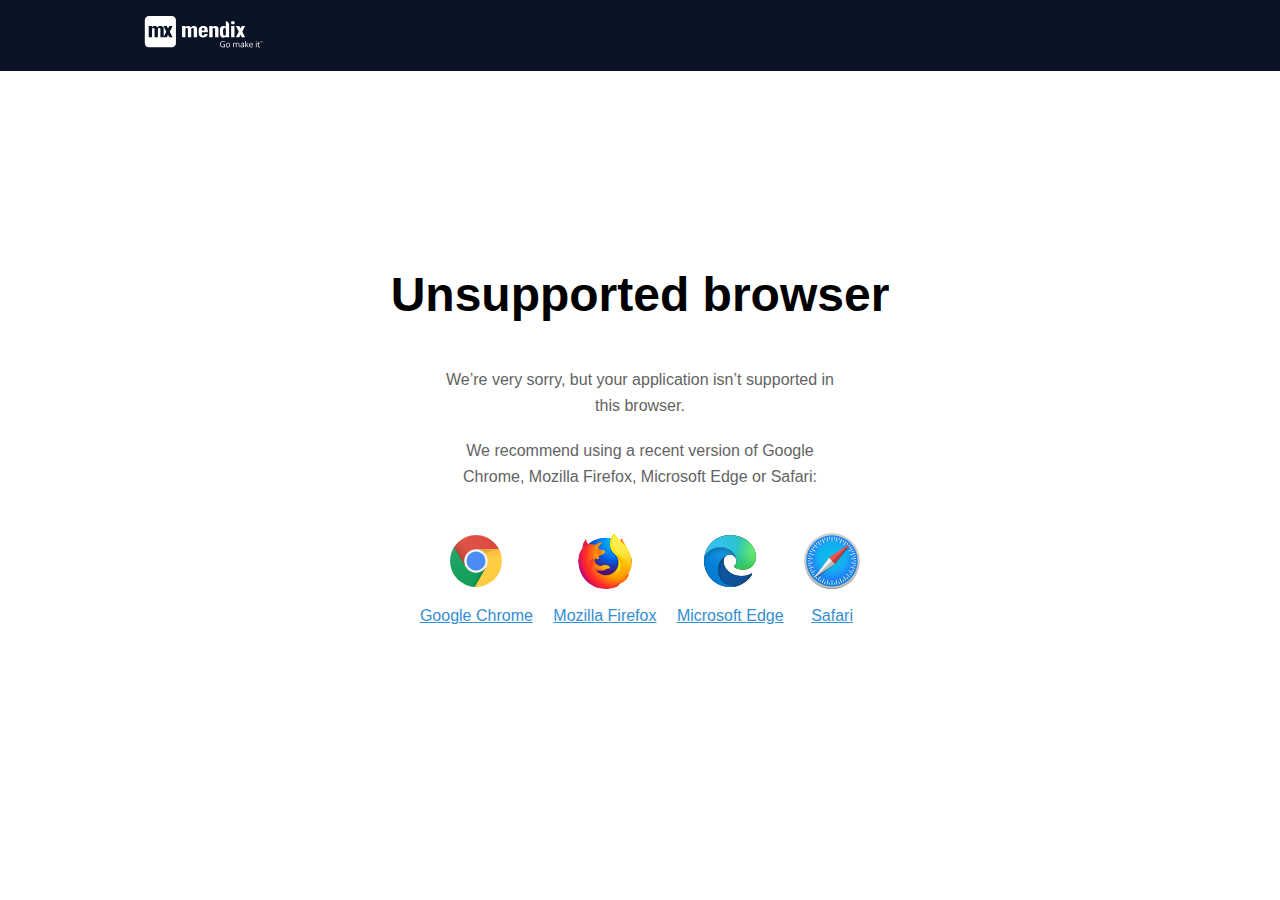
<file: deployment/modern-web/unsupported-browser.html>
<!DOCTYPE html>
<html lang="en-US">
    <head>
        <meta charset="utf-8">
        <title>Unsupported browser</title>
        <meta http-equiv="X-UA-Compatible" content="IE=edge">
        <meta name="viewport" content="width=device-width, initial-scale=1">
        <style>
            body {
                margin: 0;
                background-color: #ffffff;
                font-family: Arial, sans-serif;
                line-height: 1.5em;
                text-align: center;
            }
            .container {
                max-width: 992px;
                padding: 0 16px;
                margin: 0 auto;
            }
            .main {
                padding-top: 152px;
                padding-bottom: 152px;
            }
            .header {
                background-color: #0a1325;
                text-align: left;
                padding: 16px 0;
            }
            h1 {
                margin: 0;
                font-size: 3em;
                line-height: 3em;
                color: #000000;
            }
            p {
                margin: 0 auto 20px;
                color: #636363;
                font-size: 1em;
                line-height: 1.6em;
                max-width: 400px;
            }
            .browser-link {
                color: #348ed1;
                font-size: 1em;
                line-height: 2em;
                display: inline-block;
                margin: 24px 8px;
                vertical-align: top;
            }

            @media screen and (max-width: 767px) {
                .main {
                    padding-top: 64px;
                    padding-bottom: 64px;
                }
                h1 {
                    font-size: 1.6em;
                    line-height: 1.8em;
                    margin-bottom: 32px;
                }
                .browser-link {
                    font-size: 0.8em;
                    line-height: 1.4em;
                    margin: 16px 4px;
                    width: 56px;
                }
                .browser-link svg {
                    width: 32px;
                    height: 32px;
                }
            }
        </style>
    </head>
    <body>
        <div class="header">
            <div class="container">
                <svg xmlns="http://www.w3.org/2000/svg" width="119" height="32" viewBox="0 0 119 32" version="1.1"><g id="surface1"><path style=" stroke:none;fill-rule:evenodd;fill:rgb(100%,100%,100%);fill-opacity:1;" d="M 27.777344 31.328125 L 4.957031 31.328125 C 2.667969 31.324219 0.8125 29.457031 0.808594 27.152344 L 0.808594 4.175781 C 0.8125 1.871094 2.667969 0.00390625 4.957031 0 L 27.777344 0 C 30.066406 0.00390625 31.925781 1.871094 31.933594 4.175781 L 31.933594 27.152344 C 31.933594 28.261719 31.496094 29.324219 30.714844 30.105469 C 29.9375 30.890625 28.878906 31.328125 27.777344 31.328125 Z M 28.632812 9.992188 L 25.292969 9.992188 L 24.035156 12.554688 L 22.765625 9.992188 L 19.421875 9.992188 L 22.277344 15.664062 L 19.691406 20.792969 L 19.691406 12.585938 C 19.679688 12.167969 19.574219 11.757812 19.382812 11.390625 C 19.214844 11.101562 18.988281 10.847656 18.722656 10.648438 C 18.4375 10.441406 18.121094 10.28125 17.785156 10.175781 C 17.414062 10.066406 17.03125 10.007812 16.644531 10.003906 C 16.03125 9.988281 15.421875 10.105469 14.859375 10.347656 C 14.34375 10.589844 13.890625 10.945312 13.53125 11.390625 C 13.265625 10.957031 12.886719 10.609375 12.4375 10.378906 C 11.953125 10.117188 11.40625 9.988281 10.855469 10.003906 C 10.300781 9.992188 9.746094 10.089844 9.226562 10.289062 C 8.761719 10.515625 8.367188 10.871094 8.09375 11.316406 L 8.042969 11.316406 L 8.042969 9.992188 L 4.703125 9.992188 L 4.703125 21.332031 L 8.042969 21.332031 L 8.042969 13.175781 C 8.097656 12.515625 8.644531 12.007812 9.304688 12.007812 C 9.960938 12.007812 10.511719 12.515625 10.5625 13.175781 L 10.5625 21.332031 L 13.890625 21.332031 L 13.890625 13.195312 C 13.890625 12.492188 14.453125 11.921875 15.152344 11.921875 C 15.851562 11.921875 16.414062 12.492188 16.414062 13.195312 L 16.414062 21.332031 L 22.765625 21.332031 L 24.035156 18.773438 L 25.292969 21.332031 L 28.632812 21.332031 L 25.78125 15.664062 Z M 28.632812 9.992188 "/><path style=" stroke:none;fill-rule:nonzero;fill:rgb(100%,100%,100%);fill-opacity:1;" d="M 85.125 8.335938 C 85.085938 7.488281 84.710938 6.695312 84.089844 6.125 C 83.464844 5.558594 82.640625 5.265625 81.800781 5.308594 L 81.800781 10.878906 C 81.546875 10.59375 81.230469 10.367188 80.878906 10.214844 C 80.359375 10.011719 79.804688 9.914062 79.25 9.929688 C 78.542969 9.878906 77.839844 10.082031 77.269531 10.503906 C 76.804688 10.882812 76.457031 11.386719 76.257812 11.953125 C 76.046875 12.566406 75.9375 13.203125 75.921875 13.851562 L 75.921875 17.609375 C 75.941406 18.265625 76.054688 18.914062 76.257812 19.535156 C 76.449219 20.117188 76.800781 20.632812 77.269531 21.023438 C 77.855469 21.46875 78.582031 21.6875 79.3125 21.636719 C 79.902344 21.65625 80.488281 21.542969 81.027344 21.308594 C 81.300781 21.1875 81.546875 21.011719 81.75 20.792969 L 81.75 21.367188 L 85.09375 21.367188 L 85.09375 8.410156 Z M 81.800781 13.703125 L 81.800781 18.558594 C 81.765625 19.042969 81.441406 19.457031 80.984375 19.601562 C 80.871094 19.65625 80.746094 19.679688 80.617188 19.675781 C 80.617188 19.675781 79.039062 19.980469 79.039062 15.761719 C 79.039062 13.75 79.402344 12.773438 79.769531 12.300781 L 79.894531 12.144531 C 79.945312 12.082031 80.019531 12.035156 80.097656 12.011719 C 80.246094 11.902344 80.433594 11.851562 80.617188 11.871094 C 80.832031 11.875 81.039062 11.9375 81.222656 12.046875 C 81.605469 12.273438 81.84375 12.691406 81.839844 13.144531 L 81.839844 13.6875 Z M 60.398438 18.371094 C 60.351562 18.84375 60.03125 19.246094 59.582031 19.390625 C 59.445312 19.417969 59.3125 19.441406 59.175781 19.453125 C 58.863281 19.484375 58.554688 19.390625 58.316406 19.191406 C 58.082031 18.988281 57.933594 18.699219 57.910156 18.386719 C 57.8125 17.625 57.8125 16.207031 57.8125 16.207031 L 63.761719 16.207031 C 63.804688 15.382812 63.804688 14.5625 63.761719 13.742188 C 63.699219 13.0625 63.5 12.402344 63.175781 11.800781 C 62.839844 11.238281 62.351562 10.785156 61.765625 10.496094 C 60.964844 10.144531 60.09375 9.984375 59.222656 10.027344 C 58.386719 9.996094 57.554688 10.144531 56.777344 10.460938 C 56.207031 10.722656 55.722656 11.140625 55.382812 11.667969 C 55.054688 12.199219 54.851562 12.800781 54.78125 13.421875 C 54.585938 14.910156 54.585938 16.417969 54.78125 17.902344 C 54.855469 18.554688 55.066406 19.183594 55.398438 19.75 C 55.742188 20.273438 56.226562 20.691406 56.792969 20.949219 C 57.566406 21.269531 58.402344 21.421875 59.238281 21.390625 C 59.898438 21.398438 60.558594 21.300781 61.1875 21.105469 C 61.703125 20.929688 62.179688 20.652344 62.582031 20.28125 C 63.269531 19.703125 63.683594 18.855469 63.722656 17.953125 L 60.398438 17.953125 C 60.40625 18.09375 60.40625 18.230469 60.398438 18.371094 Z M 57.894531 13.128906 C 57.929688 12.453125 58.476562 11.917969 59.148438 11.90625 C 59.480469 11.890625 59.800781 12.015625 60.039062 12.246094 C 60.277344 12.476562 60.414062 12.796875 60.414062 13.128906 C 60.445312 13.578125 60.445312 14.03125 60.414062 14.480469 L 57.8125 14.480469 C 57.8125 14.03125 57.839844 13.578125 57.894531 13.128906 Z M 57.894531 13.128906 "/><path style=" stroke:none;fill-rule:evenodd;fill:rgb(100%,100%,100%);fill-opacity:1;" d="M 53.101562 12.554688 C 53.066406 12.148438 52.953125 11.75 52.765625 11.390625 C 52.601562 11.101562 52.375 10.847656 52.105469 10.648438 C 51.824219 10.441406 51.507812 10.28125 51.171875 10.175781 C 50.203125 9.894531 49.171875 9.957031 48.242188 10.347656 C 47.730469 10.589844 47.277344 10.945312 46.914062 11.390625 C 46.648438 10.957031 46.273438 10.609375 45.824219 10.378906 C 45.335938 10.128906 44.796875 9.996094 44.25 10.003906 C 43.695312 9.992188 43.140625 10.089844 42.621094 10.289062 C 42.136719 10.511719 41.726562 10.871094 41.4375 11.324219 L 41.390625 11.324219 L 41.390625 9.992188 L 38.046875 9.992188 L 38.046875 21.316406 L 41.390625 21.316406 L 41.390625 13.160156 C 41.441406 12.5 41.988281 11.992188 42.648438 11.992188 C 43.308594 11.992188 43.855469 12.5 43.90625 13.160156 L 43.90625 21.316406 L 47.21875 21.316406 L 47.21875 13.195312 C 47.234375 12.511719 47.792969 11.96875 48.472656 11.980469 C 49.152344 11.96875 49.714844 12.511719 49.734375 13.195312 L 49.734375 21.332031 L 53.078125 21.332031 L 53.078125 12.554688 Z M 74.1875 11.390625 C 74.023438 11.097656 73.800781 10.847656 73.535156 10.648438 C 73.25 10.4375 72.929688 10.277344 72.589844 10.175781 C 72.21875 10.066406 71.835938 10.007812 71.449219 10.003906 C 70.890625 9.984375 70.332031 10.089844 69.820312 10.3125 C 69.332031 10.519531 68.921875 10.871094 68.644531 11.324219 L 68.597656 11.324219 L 68.597656 9.992188 L 65.246094 9.992188 L 65.246094 21.316406 L 68.597656 21.316406 L 68.597656 13.175781 C 68.613281 12.496094 69.171875 11.953125 69.851562 11.964844 C 70.53125 11.953125 71.09375 12.492188 71.113281 13.175781 L 71.113281 21.316406 L 74.457031 21.316406 L 74.457031 12.382812 C 74.445312 12.035156 74.351562 11.695312 74.1875 11.390625 Z M 101.125 9.992188 L 97.785156 9.992188 L 96.519531 12.554688 L 95.265625 9.992188 L 91.914062 9.992188 L 94.777344 15.664062 L 91.914062 21.332031 L 95.265625 21.332031 L 96.519531 18.773438 L 97.785156 21.332031 L 101.125 21.332031 L 98.273438 15.664062 Z M 90.503906 21.332031 L 87.15625 21.332031 L 87.15625 9.992188 L 90.496094 9.992188 Z M 89.984375 8.335938 L 87.703125 8.335938 C 87.414062 8.335938 87.179688 8.101562 87.179688 7.8125 L 87.179688 5.816406 C 87.179688 5.527344 87.414062 5.292969 87.703125 5.292969 L 89.984375 5.292969 C 90.273438 5.292969 90.503906 5.527344 90.503906 5.816406 L 90.503906 7.8125 C 90.503906 8.101562 90.273438 8.335938 89.984375 8.335938 Z M 78.929688 28.226562 L 80.976562 28.226562 L 80.976562 31.082031 C 80.660156 31.183594 80.335938 31.257812 80.007812 31.3125 C 79.625 31.363281 79.242188 31.386719 78.859375 31.382812 C 78.0625 31.425781 77.289062 31.128906 76.722656 30.5625 C 76.1875 29.945312 75.914062 29.140625 75.964844 28.324219 C 75.945312 27.753906 76.074219 27.1875 76.339844 26.683594 C 76.582031 26.222656 76.960938 25.851562 77.421875 25.617188 C 77.929688 25.367188 78.488281 25.246094 79.054688 25.253906 C 79.671875 25.25 80.28125 25.367188 80.855469 25.601562 L 80.585938 26.207031 C 80.089844 25.992188 79.554688 25.875 79.011719 25.871094 C 78.375 25.832031 77.753906 26.066406 77.292969 26.511719 C 76.859375 27 76.632812 27.644531 76.671875 28.300781 C 76.621094 28.960938 76.835938 29.613281 77.269531 30.113281 C 77.738281 30.558594 78.375 30.785156 79.019531 30.738281 C 79.433594 30.734375 79.84375 30.6875 80.242188 30.597656 L 80.242188 28.839844 L 78.898438 28.839844 Z M 78.929688 28.226562 "/><path style=" stroke:none;fill-rule:nonzero;fill:rgb(100%,100%,100%);fill-opacity:1;" d="M 86.023438 29.105469 C 86.054688 29.71875 85.859375 30.324219 85.46875 30.800781 C 85.066406 31.222656 84.503906 31.441406 83.925781 31.410156 C 83.546875 31.417969 83.171875 31.320312 82.84375 31.128906 C 82.523438 30.9375 82.273438 30.652344 82.117188 30.308594 C 81.941406 29.925781 81.855469 29.503906 81.867188 29.078125 C 81.828125 28.464844 82.027344 27.859375 82.417969 27.390625 C 82.820312 26.976562 83.378906 26.757812 83.953125 26.789062 C 84.519531 26.761719 85.070312 26.988281 85.460938 27.40625 C 85.859375 27.875 86.0625 28.484375 86.023438 29.105469 Z M 82.574219 29.105469 C 82.542969 29.5625 82.664062 30.019531 82.917969 30.398438 C 83.183594 30.683594 83.550781 30.847656 83.941406 30.847656 C 84.328125 30.847656 84.699219 30.683594 84.960938 30.398438 C 85.222656 30.019531 85.347656 29.558594 85.3125 29.09375 C 85.34375 28.640625 85.222656 28.191406 84.960938 27.816406 C 84.695312 27.535156 84.324219 27.375 83.941406 27.375 C 83.554688 27.375 83.183594 27.535156 82.917969 27.816406 C 82.664062 28.195312 82.542969 28.648438 82.574219 29.105469 Z M 82.574219 29.105469 "/><path style=" stroke:none;fill-rule:evenodd;fill:rgb(100%,100%,100%);fill-opacity:1;" d="M 94.769531 31.328125 L 94.769531 28.445312 C 94.796875 28.152344 94.710938 27.859375 94.53125 27.625 C 94.34375 27.433594 94.082031 27.332031 93.8125 27.355469 C 93.460938 27.328125 93.113281 27.460938 92.867188 27.71875 C 92.640625 28.039062 92.535156 28.429688 92.566406 28.824219 L 92.566406 31.285156 L 91.875 31.285156 L 91.875 28.445312 C 91.90625 28.15625 91.824219 27.859375 91.644531 27.625 C 91.457031 27.429688 91.191406 27.332031 90.921875 27.355469 C 90.566406 27.328125 90.222656 27.46875 89.984375 27.734375 C 89.75 28.105469 89.644531 28.542969 89.683594 28.980469 L 89.683594 31.328125 L 88.996094 31.328125 L 88.996094 26.894531 L 89.550781 26.894531 L 89.664062 27.503906 C 89.796875 27.285156 89.984375 27.109375 90.210938 26.996094 C 90.464844 26.867188 90.746094 26.804688 91.027344 26.8125 C 91.601562 26.734375 92.160156 27.035156 92.414062 27.5625 C 92.554688 27.328125 92.757812 27.136719 93 27.011719 C 93.273438 26.875 93.574219 26.808594 93.878906 26.8125 C 94.300781 26.777344 94.714844 26.917969 95.027344 27.199219 C 95.3125 27.546875 95.449219 27.992188 95.410156 28.4375 L 95.410156 31.328125 Z M 94.769531 31.328125 "/><path style=" stroke:none;fill-rule:nonzero;fill:rgb(100%,100%,100%);fill-opacity:1;" d="M 99.429688 31.328125 L 99.300781 30.695312 C 99.121094 30.933594 98.890625 31.128906 98.625 31.261719 C 98.363281 31.363281 98.085938 31.414062 97.808594 31.410156 C 97.425781 31.425781 97.050781 31.304688 96.75 31.074219 C 96.484375 30.824219 96.34375 30.46875 96.367188 30.105469 C 96.367188 29.210938 97.097656 28.734375 98.558594 28.691406 L 99.375 28.691406 L 99.375 28.421875 C 99.394531 28.144531 99.3125 27.871094 99.144531 27.652344 C 98.949219 27.464844 98.679688 27.371094 98.410156 27.398438 C 97.964844 27.414062 97.527344 27.53125 97.132812 27.742188 L 96.917969 27.226562 C 97.152344 27.101562 97.398438 27.007812 97.652344 26.945312 C 97.917969 26.878906 98.195312 26.84375 98.46875 26.847656 C 98.898438 26.8125 99.324219 26.9375 99.667969 27.199219 C 99.953125 27.5 100.097656 27.910156 100.058594 28.324219 L 100.058594 31.328125 Z M 97.882812 30.859375 C 98.25 30.882812 98.613281 30.757812 98.890625 30.515625 C 99.148438 30.261719 99.28125 29.90625 99.257812 29.546875 L 99.257812 29.144531 L 98.574219 29.144531 C 98.167969 29.128906 97.761719 29.214844 97.390625 29.390625 C 97.152344 29.535156 97.015625 29.800781 97.035156 30.078125 C 97.023438 30.289062 97.101562 30.492188 97.253906 30.636719 C 97.429688 30.785156 97.652344 30.863281 97.882812 30.859375 Z M 97.882812 30.859375 "/><path style=" stroke:none;fill-rule:evenodd;fill:rgb(100%,100%,100%);fill-opacity:1;" d="M 101.828125 29.0625 C 101.949219 28.898438 102.128906 28.675781 102.363281 28.414062 L 103.832031 26.894531 L 104.648438 26.894531 L 102.8125 28.785156 L 104.769531 31.328125 L 103.953125 31.328125 L 102.324219 29.234375 L 101.808594 29.667969 L 101.808594 31.3125 L 101.132812 31.3125 L 101.132812 25.035156 L 101.828125 25.035156 Z M 101.828125 29.0625 "/><path style=" stroke:none;fill-rule:nonzero;fill:rgb(100%,100%,100%);fill-opacity:1;" d="M 107.28125 31.410156 C 106.691406 31.441406 106.117188 31.226562 105.699219 30.808594 C 105.292969 30.363281 105.085938 29.773438 105.121094 29.167969 C 105.085938 28.554688 105.277344 27.953125 105.65625 27.472656 C 106.015625 27.046875 106.546875 26.8125 107.101562 26.839844 C 107.609375 26.8125 108.105469 27.015625 108.453125 27.390625 C 108.792969 27.789062 108.96875 28.304688 108.941406 28.832031 L 108.941406 29.257812 L 105.828125 29.257812 C 105.8125 29.691406 105.953125 30.109375 106.226562 30.441406 C 106.515625 30.722656 106.90625 30.871094 107.304688 30.851562 C 107.804688 30.851562 108.296875 30.746094 108.753906 30.546875 L 108.753906 31.148438 C 108.53125 31.246094 108.300781 31.320312 108.0625 31.367188 C 107.804688 31.410156 107.539062 31.425781 107.28125 31.410156 Z M 107.09375 27.371094 C 106.765625 27.355469 106.449219 27.484375 106.226562 27.726562 C 105.996094 27.992188 105.859375 28.332031 105.84375 28.683594 L 108.207031 28.683594 C 108.230469 28.339844 108.128906 27.996094 107.921875 27.71875 C 107.710938 27.480469 107.40625 27.355469 107.09375 27.371094 Z M 111.828125 25.691406 C 111.816406 25.566406 111.859375 25.445312 111.941406 25.355469 C 112.023438 25.28125 112.128906 25.242188 112.234375 25.246094 C 112.339844 25.246094 112.441406 25.285156 112.519531 25.355469 C 112.671875 25.550781 112.671875 25.828125 112.519531 26.027344 C 112.355469 26.179688 112.105469 26.179688 111.941406 26.027344 C 111.859375 25.933594 111.820312 25.8125 111.828125 25.691406 Z M 112.570312 31.328125 L 111.882812 31.328125 L 111.882812 26.894531 L 112.570312 26.894531 Z M 112.570312 31.328125 "/><path style=" stroke:none;fill-rule:evenodd;fill:rgb(100%,100%,100%);fill-opacity:1;" d="M 115.273438 30.859375 C 115.390625 30.867188 115.507812 30.867188 115.625 30.859375 L 115.894531 30.800781 L 115.894531 31.320312 C 115.789062 31.359375 115.679688 31.386719 115.570312 31.402344 C 115.4375 31.410156 115.308594 31.410156 115.175781 31.402344 C 114.8125 31.449219 114.441406 31.320312 114.183594 31.054688 C 113.925781 30.789062 113.808594 30.414062 113.863281 30.046875 L 113.863281 27.414062 L 113.238281 27.414062 L 113.238281 27.09375 L 113.890625 26.8125 L 114.175781 25.863281 L 114.574219 25.863281 L 114.574219 26.894531 L 115.886719 26.894531 L 115.886719 27.414062 L 114.574219 27.414062 L 114.574219 30.03125 C 114.5625 30.253906 114.632812 30.472656 114.769531 30.644531 C 114.902344 30.785156 115.085938 30.863281 115.273438 30.859375 Z M 115.273438 30.859375 "/><path style=" stroke:none;fill-rule:nonzero;fill:rgb(100%,100%,100%);fill-opacity:1;" d="M 116.878906 26.421875 L 116.691406 26.421875 L 116.691406 25.484375 L 116.375 25.484375 L 116.375 25.335938 L 117.191406 25.335938 L 117.191406 25.492188 L 116.863281 25.492188 Z M 117.808594 26.421875 L 117.5 25.601562 L 117.5 26.421875 L 117.3125 26.421875 L 117.3125 25.335938 L 117.605469 25.335938 L 117.90625 26.15625 L 118.21875 25.335938 L 118.496094 25.335938 L 118.496094 26.429688 L 118.300781 26.429688 L 118.300781 25.609375 L 117.972656 26.429688 Z M 117.808594 26.421875 "/></g></svg>
            </div>
        </div>
        <div class="container main">
            <h1>Unsupported browser</h1>
            <p>We’re very sorry, but your application isn’t supported in this browser.</p>
            <p>We recommend using a recent version of Google Chrome, Mozilla Firefox, Microsoft Edge or Safari:</p>
            <div>
                <a class="browser-link" href="https://www.google.com/chrome/" target="_blank" rel="noopener noreferrer">
                    <svg xmlns="http://www.w3.org/2000/svg" width="56" height="56" fill="none" viewBox="0 0 190 190"><linearGradient id="d" x1="28.3" x2="80.8" y1="75" y2="44.4" gradientUnits="userSpaceOnUse"><stop offset="0" stop-color="#a52714" stop-opacity=".6"/><stop offset=".7" stop-color="#a52714" stop-opacity="0"/></linearGradient><linearGradient id="f" x1="109.9" x2="51.5" y1="164.5" y2="130.3" gradientUnits="userSpaceOnUse"><stop offset="0" stop-color="#055524" stop-opacity=".4"/><stop offset=".3" stop-color="#055524" stop-opacity="0"/></linearGradient><linearGradient id="h" x1="121.9" x2="136.6" y1="49.8" y2="114.1" gradientUnits="userSpaceOnUse"><stop offset="0" stop-color="#ea6100" stop-opacity=".3"/><stop offset=".7" stop-color="#ea6100" stop-opacity="0"/></linearGradient><radialGradient id="a" cx="91.2" cy="55" r="84.1" gradientUnits="userSpaceOnUse"><stop offset="0" stop-color="#3e2723" stop-opacity=".2"/><stop offset="1" stop-color="#3e2723" stop-opacity="0"/></radialGradient><radialGradient id="i" cx="20.9" cy="47.5" r="78" xlink:href="#a"/><radialGradient id="j" cx="94.8" cy="95.1" r="87.9" gradientUnits="userSpaceOnUse"><stop offset="0" stop-color="#263238" stop-opacity=".2"/><stop offset="1" stop-color="#263238" stop-opacity="0"/></radialGradient><radialGradient id="k" cx="33.3" cy="31" r="176.8" gradientUnits="userSpaceOnUse"><stop offset="0" stop-color="#fff" stop-opacity=".1"/><stop offset="1" stop-color="#fff" stop-opacity="0"/></radialGradient><clipPath id="b"><circle cx="95" cy="95" r="88"/></clipPath><g clip-path="url(#b)"><use fill="#db4437" xlink:href="#c"/><use fill="url(#d)" xlink:href="#c"/><use fill="#0f9d58" xlink:href="#e"/><use fill="url(#f)" xlink:href="#e"/><use fill="#ffcd40" xlink:href="#g"/><use fill="url(#h)" xlink:href="#g"/><g fill-opacity=".1"><path fill="#3e2723" d="M61.3 114.7L21 47.4l39 67.8z"/><path fill="#263238" d="M128.8 116.3l-.8-.4-37.3 67 38.3-67z"/></g><path id="e" d="M7 183h83.8l39-39v-29H60.2L7 23.5z"/><path id="g" d="M95 55l34.6 60L91 183h92V55z"/><path id="c" d="M21 7v108h39.4L95 55h88V7z"/><path fill="url(#a)" d="M95 55v21l78.4-21z"/><path fill="url(#i)" d="M21 47.5l57.2 57.2L60.4 115z"/><path fill="url(#j)" d="M90.8 183l21-78.3 17.8 10.3z"/><circle cx="95" cy="95" r="40" fill="#f1f1f1"/><circle cx="95" cy="95" r="32" fill="#4285f4"/><circle cx="95" cy="95" r="88" fill="url(#k)"/><g fill="#3e2723" fill-opacity=".1"><path fill="#fff" d="M129.6 115a40 40 0 01-69.2 0L7 24.5 60.4 116a40 40 0 0069.2 0z"/><path d="M96 55h-.5a40 40 0 110 80h.5c22 0 40-18 40-40s-18-40-40-40zm-1 127a88 88 0 0088-87.5v.5A88 88 0 017 95v-.5A88 88 0 0095 182z"/><g fill-opacity=".2"><path fill="#fff" d="M130 116.3a39.3 39.3 0 003.4-32 38 38 0 01-3.8 30.7L92 183l38.2-66.5zM95 8a88 88 0 0188 87.5V95A88 88 0 007 95v.5A88 88 0 0195 8z"/><path d="M95 54c-22 0-40 18-40 40v1c0-22 18-40 40-40h88v-1z"/></g></g></g></svg>
                    <br>Google Chrome
                </a>
                <a class="browser-link" href="https://www.mozilla.org/firefox/" target="_blank" rel="noopener noreferrer">
                    <svg xmlns="http://www.w3.org/2000/svg" width="56" height="56" viewBox="0 0 953.37 984"><defs><radialGradient id="radial-gradient" cx="-14491.11" cy="9293.72" fx="-14519.875714136173" r="450.88" gradientTransform="matrix(0.76, 0.03, 0.05, -1.12, 11485.79, 11147.95)" gradientUnits="userSpaceOnUse"><stop offset="0.1" stop-color="#ffea00"/><stop offset="0.17" stop-color="#ffde00"/><stop offset="0.28" stop-color="#ffbf00"/><stop offset="0.43" stop-color="#ff8e00"/><stop offset="0.77" stop-color="#ff272d"/><stop offset="0.87" stop-color="#e0255a"/><stop offset="0.95" stop-color="#cc2477"/><stop offset="1" stop-color="#c42482"/></radialGradient><radialGradient id="radial-gradient-2" cx="-7587.48" cy="8863.48" r="791.23" gradientTransform="matrix(1.23, 0, 0, -1.23, 9957.91, 11055.45)" gradientUnits="userSpaceOnUse"><stop offset="0" stop-color="#00ccda"/><stop offset="0.22" stop-color="#0083ff"/><stop offset="0.26" stop-color="#007af9"/><stop offset="0.33" stop-color="#0060e8"/><stop offset="0.33" stop-color="#005fe7"/><stop offset="0.44" stop-color="#2639ad"/><stop offset="0.52" stop-color="#401e84"/><stop offset="0.57" stop-color="#4a1475"/></radialGradient><linearGradient id="linear-gradient" x1="540.64" y1="254.8" x2="349.2" y2="881.03" gradientTransform="matrix(1, 0, 0, -1, 0, 984)" gradientUnits="userSpaceOnUse"><stop offset="0" stop-color="#000f43" stop-opacity="0.4"/><stop offset="0.48" stop-color="#001962" stop-opacity="0.17"/><stop offset="1" stop-color="#002079" stop-opacity="0"/></linearGradient><radialGradient id="radial-gradient-3" cx="-8337.74" cy="7467.89" r="266.89" gradientTransform="matrix(1.22, 0.12, 0.12, -1.22, 10240.78, 10765.16)" gradientUnits="userSpaceOnUse"><stop offset="0" stop-color="#ffea00"/><stop offset="0.5" stop-color="#ff272d"/><stop offset="1" stop-color="#c42482"/></radialGradient><radialGradient id="radial-gradient-4" cx="-8361.89" cy="7723.8" r="445.68" gradientTransform="matrix(1.22, 0.12, 0.12, -1.22, 10240.78, 10765.16)" gradientUnits="userSpaceOnUse"><stop offset="0" stop-color="#ffe900"/><stop offset="0.16" stop-color="#ffaf0e"/><stop offset="0.32" stop-color="#ff7a1b"/><stop offset="0.47" stop-color="#ff4e26"/><stop offset="0.62" stop-color="#ff2c2e"/><stop offset="0.76" stop-color="#ff1434"/><stop offset="0.89" stop-color="#ff0538"/><stop offset="1" stop-color="#ff0039"/></radialGradient><radialGradient id="radial-gradient-5" cx="-8298.85" cy="7310.66" r="408.96" gradientTransform="matrix(1.22, 0.12, 0.12, -1.22, 10240.78, 10765.16)" gradientUnits="userSpaceOnUse"><stop offset="0" stop-color="#ff272d"/><stop offset="0.5" stop-color="#c42482"/><stop offset="0.99" stop-color="#620700"/></radialGradient><radialGradient id="radial-gradient-6" cx="715.19" cy="589.96" fx="743.1665035759834" fy="576.1323859732546" r="782.18" gradientTransform="matrix(1, 0, 0, -1, 0, 984)" gradientUnits="userSpaceOnUse"><stop offset="0.16" stop-color="#ffea00"/><stop offset="0.23" stop-color="#ffde00"/><stop offset="0.37" stop-color="#ffbf00"/><stop offset="0.54" stop-color="#ff8e00"/><stop offset="0.76" stop-color="#ff272d"/><stop offset="0.8" stop-color="#f92433"/><stop offset="0.84" stop-color="#e91c45"/><stop offset="0.89" stop-color="#cf0e62"/><stop offset="0.94" stop-color="#b5007f"/></radialGradient><radialGradient id="radial-gradient-7" cx="670.34" cy="952.71" r="891.45" gradientTransform="matrix(1, 0, 0, -1, 0, 984)" gradientUnits="userSpaceOnUse"><stop offset="0.28" stop-color="#ffea00"/><stop offset="0.4" stop-color="#fd0"/><stop offset="0.63" stop-color="#ffba00"/><stop offset="0.86" stop-color="#ff9100"/><stop offset="0.93" stop-color="#ff6711"/><stop offset="0.99" stop-color="#ff4a1d"/></radialGradient><linearGradient id="linear-gradient-2" x1="-9023.45" y1="7636.92" x2="-8716.42" y2="7715.18" gradientTransform="matrix(1.22, 0.12, 0.12, -1.22, 10240.78, 10765.16)" gradientUnits="userSpaceOnUse"><stop offset="0" stop-color="#c42482" stop-opacity="0.5"/><stop offset="0.47" stop-color="#ff272d" stop-opacity="0.5"/><stop offset="0.49" stop-color="#ff2c2c" stop-opacity="0.51"/><stop offset="0.68" stop-color="#ff7a1a" stop-opacity="0.72"/><stop offset="0.83" stop-color="#ffb20d" stop-opacity="0.87"/><stop offset="0.94" stop-color="#ffd605" stop-opacity="0.96"/><stop offset="1" stop-color="#ffe302"/></linearGradient><linearGradient id="linear-gradient-3" x1="188.87" y1="2081.23" x2="134.3" y2="2221.08" gradientTransform="matrix(0.99, 0.1, 0.1, -0.99, -250.09, 2306.15)" gradientUnits="userSpaceOnUse"><stop offset="0" stop-color="#891551" stop-opacity="0.6"/><stop offset="1" stop-color="#c42482" stop-opacity="0"/></linearGradient><linearGradient id="linear-gradient-4" x1="-38.43" y1="278.04" x2="55.68" y2="171.16" gradientTransform="matrix(0.99, 0.1, 0.1, -0.99, 229.04, 745.74)" gradientUnits="userSpaceOnUse"><stop offset="0.01" stop-color="#891551" stop-opacity="0.5"/><stop offset="0.48" stop-color="#ff272d" stop-opacity="0.5"/><stop offset="1" stop-color="#ff272d" stop-opacity="0"/></linearGradient><linearGradient id="linear-gradient-5" x1="142.46" y1="93.68" x2="142.53" y2="168.46" gradientTransform="matrix(0.99, 0.1, 0.1, -0.99, 229.04, 745.74)" gradientUnits="userSpaceOnUse"><stop offset="0" stop-color="#c42482"/><stop offset="0.08" stop-color="#c42482" stop-opacity="0.81"/><stop offset="0.21" stop-color="#c42482" stop-opacity="0.57"/><stop offset="0.33" stop-color="#c42482" stop-opacity="0.36"/><stop offset="0.45" stop-color="#c42482" stop-opacity="0.2"/><stop offset="0.56" stop-color="#c42482" stop-opacity="0.09"/><stop offset="0.67" stop-color="#c42482" stop-opacity="0.02"/><stop offset="0.77" stop-color="#c42482" stop-opacity="0"/></linearGradient><linearGradient id="linear-gradient-6" x1="620.52" y1="947.88" x2="926.18" y2="264.39" gradientTransform="matrix(1, 0, 0, -1, 0, 984)" gradientUnits="userSpaceOnUse"><stop offset="0" stop-color="#fff14f"/><stop offset="0.27" stop-color="#ffee4c"/><stop offset="0.45" stop-color="#ffe643"/><stop offset="0.61" stop-color="#ffd834"/><stop offset="0.76" stop-color="#ffc41e"/><stop offset="0.89" stop-color="#ffab02"/><stop offset="0.9" stop-color="#ffa900"/><stop offset="0.95" stop-color="#ffa000"/><stop offset="1" stop-color="#ff9100"/></linearGradient><linearGradient id="linear-gradient-7" x1="680.88" y1="554.79" x2="536.1" y2="166.04" gradientTransform="matrix(1, 0, 0, -1, 0, 984)" gradientUnits="userSpaceOnUse"><stop offset="0" stop-color="#ff8e00"/><stop offset="0.04" stop-color="#ff8e00" stop-opacity="0.86"/><stop offset="0.08" stop-color="#ff8e00" stop-opacity="0.73"/><stop offset="0.13" stop-color="#ff8e00" stop-opacity="0.63"/><stop offset="0.18" stop-color="#ff8e00" stop-opacity="0.56"/><stop offset="0.23" stop-color="#ff8e00" stop-opacity="0.51"/><stop offset="0.28" stop-color="#ff8e00" stop-opacity="0.5"/><stop offset="0.39" stop-color="#ff8e00" stop-opacity="0.48"/><stop offset="0.52" stop-color="#ff8e00" stop-opacity="0.42"/><stop offset="0.68" stop-color="#ff8e00" stop-opacity="0.31"/><stop offset="0.84" stop-color="#ff8e00" stop-opacity="0.17"/><stop offset="1" stop-color="#ff8e00" stop-opacity="0"/></linearGradient></defs><title>firefox-logo</title><g id="Layer_2" data-name="Layer 2"><g id="Layer_1-2" data-name="Layer 1"><g id="Layer_2-2" data-name="Layer 2"><g id="Firefox_-_Large" data-name="Firefox - Large"><path d="M770.28,91.56c-23.95,27.88-35.1,90.64-10.82,154.26s61.5,49.8,84.7,114.67c30.62,85.6,16.37,200.59,16.37,200.59s36.81,106.61,62.47-6.63C979.79,341.74,770.28,143.94,770.28,91.56Z" style="fill:url(#radial-gradient)"/><path id="_Path_" data-name=" Path " d="M478.07,974.64c245.24,0,443.9-199.74,443.9-446s-198.66-446-443.66-446S34.65,282.32,34.65,528.61C34.18,775.14,233.07,974.64,478.07,974.64Z" style="fill:url(#radial-gradient-2)"/><path d="M810.67,803.64a246.8,246.8,0,0,1-30.12,18.18,705.31,705.31,0,0,0,38.3-63c9.46-10.47,18.13-20.65,25.19-31.65,3.44-5.41,7.31-12.08,11.42-19.82,24.92-44.9,52.4-117.56,53.18-192.2v-5.66a257.25,257.25,0,0,0-5.71-55.75c.2,1.43.38,2.86.56,4.29-.22-1.1-.41-2.21-.64-3.31.37,2,.66,4,1,6,5.09,43.22,1.47,85.37-16.68,116.45-.29.45-.58.88-.87,1.32,9.41-47.23,12.56-99.39,2.09-151.6,0,0-4.19-25.38-35.38-102.44-18-44.35-49.83-80.72-78-107.21-24.69-30.55-47.11-51-59.47-64.06C689.72,126,678.9,105.61,674.45,92.31c-3.85-1.93-53.14-49.81-57.05-51.63-21.51,33.35-89.16,137.67-57,235.15,14.58,44.17,51.47,90,90.07,115.74,1.69,1.94,23,25,33.09,77.16,10.45,53.85,5,95.86-16.54,158C641.73,681.24,577,735.12,516.3,740.63c-129.67,11.78-177.15-65.11-177.15-65.11C385.49,694,436.72,690.17,467.87,671c31.4-19.43,50.39-33.83,65.81-28.15C548.86,648.43,561,632,550.1,615a78.5,78.5,0,0,0-79.4-34.57c-31.43,5.11-60.23,30-101.41,5.89a86.29,86.29,0,0,1-7.73-5.06c-2.71-1.79,8.83,2.72,6.13.69-8-4.35-22.2-13.84-25.88-17.22-.61-.56,6.22,2.18,5.61,1.62-38.51-31.71-33.7-53.13-32.49-66.57,1-10.75,8-24.52,19.75-30.11,5.69,3.11,9.24,5.48,9.24,5.48s-2.43-5-3.74-7.58c.46-.2.9-.15,1.36-.34,4.66,2.25,15,8.1,20.41,11.67,7.07,5,9.33,9.44,9.33,9.44s1.86-1,.48-5.37c-.5-1.78-2.65-7.45-9.65-13.17h.44A81.61,81.61,0,0,1,374.42,478c2-7.18,5.53-14.68,4.75-28.09-.48-9.43-.26-11.87-1.92-15.51-1.49-3.13.83-4.35,3.42-1.1a32.5,32.5,0,0,0-2.21-7.4v-.24c3.23-11.24,68.25-40.46,73-43.88A67.2,67.2,0,0,0,470.59,361c3.62-5.76,6.34-13.85,7-26.11.36-8.84-3.76-14.73-69.51-21.62-18-1.77-28.53-14.8-34.53-26.82-1.09-2.59-2.21-4.94-3.33-7.28a57.68,57.68,0,0,1-2.56-8.43c10.75-30.87,28.81-57,55.37-76.7,1.45-1.32-5.78.34-4.34-1,1.69-1.54,12.71-6,14.79-7,2.54-1.2-10.88-6.9-22.73-5.51-12.07,1.36-14.63,2.8-21.07,5.53,2.67-2.66,11.17-6.15,9.18-6.13-13,2-29.18,9.56-43,18.12a10.66,10.66,0,0,1,.83-4.35c-6.44,2.73-22.26,13.79-26.87,23.14a44.29,44.29,0,0,0,.27-5.4,84.17,84.17,0,0,0-13.19,13.82l-.24.22c-37.36-15-70.23-16-98.05-9.28-6.09-6.11-9.06-1.64-22.91-32.07-.94-1.83.72,1.81,0,0-2.28-5.9,1.39,7.87,0,0-23.28,18.37-53.92,39.19-68.63,53.89-.18.59,17.16-4.9,0,0-6,1.72-5.6,5.28-6.51,37.5-.22,2.44,0,5.18-.22,7.38-11.75,15-19.75,27.64-22.78,34.21-15.19,26.18-31.93,67-48.15,131.55A334.82,334.82,0,0,1,75.2,398.36C61.71,432.63,48.67,486.44,46.07,569.3A482.08,482.08,0,0,1,58.6,518.64,473,473,0,0,0,93.33,719.71c9.33,22.82,24.76,57.46,51,95.4C226.9,902,343.31,956,472.21,956,606.79,956,727.64,897.13,810.67,803.64Z" style="fill:url(#linear-gradient)"/><path d="M711.1,866.71c162.87-18.86,235-186.7,142.38-190C769.85,674,634,875.61,711.1,866.71Z" style="fill:url(#radial-gradient-3)"/><path d="M865.21,642.42C977.26,577.21,948,436.34,948,436.34s-43.25,50.24-72.62,130.32C846.4,646,797.84,681.81,865.21,642.42Z" style="fill:url(#radial-gradient-4)"/><path d="M509.47,950.06C665.7,999.91,800,876.84,717.21,835.74,642,798.68,435.32,926.49,509.47,950.06Z" style="fill:url(#radial-gradient-5)"/><path d="M876.85,702.23c3.8-5.36,8.94-22.53,13.48-30.21,27.58-44.52,27.78-80,27.78-80.84,16.66-83.22,15.15-117.2,4.9-180-8.25-50.6-44.32-123.09-75.57-158-32.2-36-9.51-24.25-40.69-50.52-27.33-30.29-53.82-60.29-68.25-72.36C634.22,43.09,636.57,24.58,638.58,21.42c-.34.37-.84.92-1.47,1.64C635.87,18.14,635,14,635,14s-57,57-69,152c-7.83,62,15.38,126.68,49,168a381.62,381.62,0,0,0,59,58h0c25.4,36.48,39.38,81.49,39.38,129.91,0,121.24-98.34,219.53-219.65,219.53a220.14,220.14,0,0,1-49.13-5.52c-57.24-10.92-90.3-39.8-106.78-59.41-9.45-11.23-13.46-19.42-13.46-19.42,51.28,18.37,108,14.53,142.47-4.52,34.75-19.26,55.77-33.55,72.84-27.92,16.82,5.61,30.21-10.67,18.2-27.54-11.77-16.85-42.4-41-87.88-34.29-34.79,5.07-66.66,29.76-112.24,5.84a97.34,97.34,0,0,1-8.55-5c-3-1.77,9.77,2.69,6.79.68-8.87-4.32-24.57-13.73-28.64-17.07-.68-.56,6.88,2.16,6.2,1.6-42.62-31.45-37.3-52.69-36-66,1.07-10.66,8.81-24.32,21.86-29.86,6.3,3.08,10.23,5.43,10.23,5.43s-2.69-4.92-4.14-7.51c.51-.19,1-.15,1.5-.34,5.16,2.23,16.58,8,22.59,11.57,7.83,4.95,10.32,9.36,10.32,9.36s2.06-1,.54-5.33c-.56-1.77-2.93-7.39-10.68-13.07h.48a91.65,91.65,0,0,1,13.13,8.17c2.19-7.12,6.12-14.56,5.25-27.86-.53-9.35-.28-11.78-2.12-15.39-1.65-3.1.92-4.31,3.78-1.09a29.73,29.73,0,0,0-2.44-7.34v-.24c3.57-11.14,75.53-40.12,80.77-43.51a70.24,70.24,0,0,0,21.17-20.63c4-5.72,7-13.73,7.75-25.89.25-5.48-1.44-9.82-20.5-14-11.44-2.49-29.14-4.91-56.43-7.47-19.9-1.76-31.58-14.68-38.21-26.6-1.21-2.57-2.45-4.9-3.68-7.22a53.41,53.41,0,0,1-2.83-8.36,158.47,158.47,0,0,1,61.28-76.06c1.6-1.31-6.4.33-4.8-1,1.87-1.52,14.06-5.93,16.37-6.92,2.81-1.19-12-6.84-25.16-5.47-13.36,1.35-16.19,2.78-23.32,5.49,3-2.64,12.37-6.1,10.16-6.08-14.4,2-32.3,9.48-47.6,18a9.72,9.72,0,0,1,.92-4.31c-7.13,2.71-24.64,13.67-29.73,23a39.79,39.79,0,0,0,.29-5.35,88.55,88.55,0,0,0-14.6,13.7l-.27.22C258.14,196,221.75,195,191,201.72c-6.74-6.06-17.57-15.23-32.89-45.4-1-1.82-1.6,3.75-2.4,2-6-13.81-9.55-36.44-9-52,0,0-12.32,5.61-22.51,29.06-1.89,4.21-3.11,6.54-4.32,8.87-.56.68,1.27-7.7,1-7.24-1.77,3-6.36,7.19-8.37,12.62-1.38,4-3.32,6.27-4.56,11.29l-.29.46c-.1-1.48.37-6.08,0-5.14A235.4,235.4,0,0,0,95.34,186c-5.49,18-11.88,42.61-12.89,74.57-.24,2.42,0,5.14-.25,7.32-13,14.83-21.86,27.39-25.2,33.91-16.81,26-35.33,66.44-53.29,130.46a319.35,319.35,0,0,1,28.54-50C17.32,416.25,2.89,469.62,0,551.8a436.92,436.92,0,0,1,13.87-50.24C11.29,556.36,17.68,624.3,52.32,701c20.57,45,67.92,136.6,183.62,208h0s39.36,29.3,107,51.26c5,1.81,10.06,3.6,15.23,5.33q-2.43-1-4.71-2A484.9,484.9,0,0,0,492.27,984c175.18.15,226.85-70.2,226.85-70.2l-.51.38q3.71-3.49,7.14-7.26c-27.64,26.08-90.75,27.84-114.3,26,40.22-11.81,66.69-21.81,118.17-41.52q9-3.36,18.48-7.64l2-.94c1.25-.58,2.49-1.13,3.75-1.74a349.3,349.3,0,0,0,70.26-44c51.7-41.3,63-81.56,68.83-108.1-.82,2.54-3.37,8.47-5.17,12.32-13.31,28.48-42.84,46-74.91,61a689.05,689.05,0,0,0,42.38-62.44C865.77,729.39,869,713.15,876.85,702.23Z" style="fill:url(#radial-gradient-6)"/><path d="M813.92,801c21.08-23.24,40-49.82,54.35-80,36.9-77.58,94-206.58,49-341.31C881.77,273.22,833,215,771.11,158.12,670.56,65.76,642.48,24.52,642.48,0c0,0-116.09,129.41-65.74,264.38s153.46,130,221.68,270.87c80.27,165.74-64.95,346.61-185,397.24,7.35-1.63,267-60.38,280.61-208.88C893.68,726.34,887.83,767.41,813.92,801Z" style="fill:url(#radial-gradient-7)"/><path d="M477.59,319.37c.39-8.77-4.16-14.66-76.68-21.46-29.84-2.76-41.26-30.33-44.75-41.94-10.61,27.56-15,56.49-12.64,91.48,1.61,22.92,17,47.52,24.37,62,0,0,1.64-2.13,2.39-2.91,13.86-14.43,71.94-36.42,77.39-39.54C453.69,363.16,476.58,346.44,477.59,319.37Z" style="fill:url(#linear-gradient-2)"/><path d="M158.31,156.47c-1-1.82-1.6,3.75-2.4,2-6-13.81-9.58-36.2-8.72-52,0,0-12.32,5.61-22.51,29.06-1.89,4.21-3.11,6.54-4.32,8.86-.56.68,1.27-7.7,1-7.24-1.77,3-6.36,7.19-8.35,12.38-1.65,4.24-3.35,6.52-4.61,11.77-.39,1.43.39-6.32,0-5.38C84.72,201.68,80.19,271,82.69,268,133.17,214.14,191,201.36,191,201.36c-6.15-4.53-19.53-17.63-32.7-44.89Z" style="fill:url(#linear-gradient-3)"/><path d="M349.84,720.1c-69.72-29.77-149-71.75-146-167.14C207.92,427.35,321,452.18,321,452.18c-4.27,1-15.68,9.16-19.72,17.82-4.27,10.83-12.07,35.28,11.55,60.9,37.09,40.19-76.2,95.36,98.66,199.57,4.41,2.4-41-1.43-61.64-10.36Z" style="fill:url(#linear-gradient-4)"/><path d="M325.07,657.5c49.44,17.21,107,14.19,141.52-4.86,23.09-12.85,52.7-33.43,70.92-28.35-15.78-6.24-27.73-9.15-42.1-9.86-2.45,0-5.38,0-8-.32a136,136,0,0,0-15.76.86c-8.9.82-18.77,6.43-27.74,5.53-.48,0,8.7-3.77,8-3.61-4.75,1-9.92,1.21-15.37,1.88-3.47.39-6.45.82-9.89,1-103,8.73-190-55.81-190-55.81-7.41,25,33.17,74.3,88.52,93.57Z" style="fill:url(#linear-gradient-5)"/><path d="M813.74,801.65c104.16-102.27,156.86-226.58,134.58-366,0,0,8.9,71.5-24.85,144.63,16.21-71.39,18.1-160.11-25-252C841,205.64,746.45,141.11,710.35,114.19,655.66,73.4,633,31.87,632.57,23.3c-16.34,33.48-65.77,148.2-5.31,247,56.64,92.56,145.86,120,208.33,205C950.67,631.67,813.74,801.65,813.74,801.65Z" style="fill:url(#linear-gradient-6)"/><path d="M798.81,535.55C762.41,460.35,717,427.55,674,392c5,7,6.23,9.47,9,14,37.83,40.32,93.61,138.66,53.11,262.11C659.88,900.48,355,791.06,323,760.32,335.93,894.81,561,959.16,707.6,872,791,793,858.47,658.79,798.81,535.55Z" style="fill:url(#linear-gradient-7)"/></g></g></g></g></svg>
                    <br>Mozilla Firefox
                </a>
                <a class="browser-link" href="https://www.microsoft.com/edge/" target="_blank" rel="noopener noreferrer">
                    <svg xmlns="http://www.w3.org/2000/svg" width="56" height="56" viewBox="0 0 27600 27600"><linearGradient id="A" gradientUnits="userSpaceOnUse"/><linearGradient id="B" x1="6870" x2="24704" y1="18705" y2="18705" xlink:href="#A"><stop offset="0" stop-color="#0c59a4"/><stop offset="1" stop-color="#114a8b"/></linearGradient><linearGradient id="C" x1="16272" x2="5133" y1="10968" y2="23102" xlink:href="#A"><stop offset="0" stop-color="#1b9de2"/><stop offset=".16" stop-color="#1595df"/><stop offset=".67" stop-color="#0680d7"/><stop offset="1" stop-color="#0078d4"/></linearGradient><radialGradient id="D" cx="16720" cy="18747" r="9538" xlink:href="#A"><stop offset=".72" stop-opacity="0"/><stop offset=".95" stop-opacity=".53"/><stop offset="1"/></radialGradient><radialGradient id="E" cx="7130" cy="19866" r="14324" gradientTransform="matrix(.14843 -.98892 .79688 .1196 -8759 25542)" xlink:href="#A"><stop offset=".76" stop-opacity="0"/><stop offset=".95" stop-opacity=".5"/><stop offset="1"/></radialGradient><radialGradient id="F" cx="2523" cy="4680" r="20243" gradientTransform="matrix(-.03715 .99931 -2.12836 -.07913 13579 3530)" xlink:href="#A"><stop offset="0" stop-color="#35c1f1"/><stop offset=".11" stop-color="#34c1ed"/><stop offset=".23" stop-color="#2fc2df"/><stop offset=".31" stop-color="#2bc3d2"/><stop offset=".67" stop-color="#36c752"/></radialGradient><radialGradient id="G" cx="24247" cy="7758" r="9734" gradientTransform="matrix(.28109 .95968 -.78353 .22949 24510 -16292)" xlink:href="#A"><stop offset="0" stop-color="#66eb6e"/><stop offset="1" stop-color="#66eb6e" stop-opacity="0"/></radialGradient><path id="H" d="M24105 20053a9345 9345 0 01-1053 472 10202 10202 0 01-3590 646c-4732 0-8855-3255-8855-7432 0-1175 680-2193 1643-2729-4280 180-5380 4640-5380 7253 0 7387 6810 8137 8276 8137 791 0 1984-230 2704-456l130-44a12834 12834 0 006660-5282c220-350-168-757-535-565z"/><path id="I" d="M11571 25141a7913 7913 0 01-2273-2137 8145 8145 0 01-1514-4740 8093 8093 0 013093-6395 8082 8082 0 011373-859c312-148 846-414 1554-404a3236 3236 0 012569 1297 3184 3184 0 01636 1866c0-21 2446-7960-8005-7960-4390 0-8004 4166-8004 7820 0 2319 538 4170 1212 5604a12833 12833 0 007684 6757 12795 12795 0 003908 610c1414 0 2774-233 4045-656a7575 7575 0 01-6278-803z"/><path id="J" d="M16231 15886c-80 105-330 250-330 566 0 260 170 512 472 723 1438 1003 4149 868 4156 868a5954 5954 0 003027-839 6147 6147 0 001133-850 6180 6180 0 001910-4437c26-2242-796-3732-1133-4392-2120-4141-6694-6525-11668-6525-7011 0-12703 5635-12798 12620 47-3654 3679-6605 7996-6605 350 0 2346 34 4200 1007 1634 858 2490 1894 3086 2921 618 1067 728 2415 728 2952s-271 1333-780 1990z"/><use fill="url(#B)" xlink:href="#H"/><use fill="url(#D)" opacity=".35" xlink:href="#H"/><use fill="url(#C)" xlink:href="#I"/><use fill="url(#E)" opacity=".4" xlink:href="#I"/><use fill="url(#F)" xlink:href="#J"/><use fill="url(#G)" xlink:href="#J"/></svg>
                    <br>Microsoft Edge
                </a>
                <a class="browser-link" href="https://support.apple.com/downloads/safari" target="_blank" rel="noopener noreferrer">
                    <svg xmlns="http://www.w3.org/2000/svg" width="56" height="56" viewBox="0 0 59.811 60.047"><defs><linearGradient id="safari-linear-gradient" x1="1.474" y1="0.909" x2="1.474" y2="-1.935" gradientUnits="objectBoundingBox"><stop offset="0" stop-color="#bdbdbd"/><stop offset="1" stop-color="#fff"/></linearGradient><radialGradient id="safari-radial-gradient" cx="0.502" cy="0.427" r="0.543" gradientUnits="objectBoundingBox"><stop offset="0" stop-color="#06c2e7"/><stop offset="0.25" stop-color="#0db8ec"/><stop offset="0.5" stop-color="#12aef1"/><stop offset="0.75" stop-color="#1f86f9"/><stop offset="1" stop-color="#107ddd"/></radialGradient></defs><g id="layer1" transform="translate(-320.597 -180.605)"><g id="g2858" transform="translate(320.643 180.652)"><path id="path2226" d="M167.205,47.064c0,15.3-12.878,27.7-28.764,27.7s-28.764-12.4-28.764-27.7,12.878-27.7,28.764-27.7,28.764,12.4,28.764,27.7Z" transform="translate(-108.581 -14.761)" opacity="0.53"/><path id="path826" d="M380.361,210.51A29.859,29.859,0,1,1,350.5,180.652a29.859,29.859,0,0,1,29.859,29.859Z" transform="translate(-320.643 -180.652)" stroke="#cdcdcd" stroke-linecap="round" stroke-linejoin="round" stroke-width="0.093" fill="url(#safari-linear-gradient)"/><path id="circle828" d="M378.136,210.625a27.519,27.519,0,1,1-27.519-27.519A27.519,27.519,0,0,1,378.136,210.625Z" transform="translate(-320.758 -180.766)" fill="url(#safari-radial-gradient)"/><path id="rect830" d="M350.689,184.612a.4.4,0,0,0-.4.4v4.628a.4.4,0,0,0,.8,0v-4.628A.4.4,0,0,0,350.689,184.612Zm-2.625.166a.367.367,0,0,0-.082,0,.4.4,0,0,0-.357.441l.2,1.936a.4.4,0,1,0,.8-.083l-.2-1.936A.4.4,0,0,0,348.064,184.778Zm5.268,0a.4.4,0,0,0-.359.358l-.2,1.936a.4.4,0,0,0,.8.084l.2-1.936a.4.4,0,0,0-.357-.441.422.422,0,0,0-.081,0Zm-7.964.389a.41.41,0,0,0-.081.009.4.4,0,0,0-.309.476l.958,4.527a.4.4,0,0,0,.785-.166l-.958-4.528a.4.4,0,0,0-.395-.318Zm10.66,0a.4.4,0,0,0-.395.318l-.962,4.527a.4.4,0,0,0,.785.167l.962-4.527a.4.4,0,0,0-.309-.476.394.394,0,0,0-.081-.009Zm-13.234.722a.389.389,0,0,0-.158.018.4.4,0,0,0-.258.505l.6,1.851a.4.4,0,1,0,.763-.248l-.6-1.851a.4.4,0,0,0-.347-.276Zm15.792,0a.4.4,0,0,0-.347.276l-.6,1.851a.4.4,0,1,0,.763.248l.6-1.851a.4.4,0,0,0-.416-.524Zm-18.337.93a.4.4,0,0,0-.359.565l1.88,4.229a.4.4,0,0,0,.733-.326l-1.88-4.229A.4.4,0,0,0,340.25,186.825Zm20.91.014a.4.4,0,0,0-.374.238L358.9,191.3a.4.4,0,0,0,.733.327l1.885-4.226a.4.4,0,0,0-.359-.565Zm-23.272,1.236a.4.4,0,0,0-.375.6l.973,1.686a.4.4,0,1,0,.695-.4l-.973-1.686a.4.4,0,0,0-.319-.2Zm25.6,0a.4.4,0,0,0-.319.2l-.974,1.686a.4.4,0,0,0,.7.4l.973-1.686a.4.4,0,0,0-.376-.6Zm-27.895,1.43a.4.4,0,0,0-.311.637L338,193.888a.4.4,0,1,0,.65-.471l-2.718-3.746a.4.4,0,0,0-.338-.166Zm30.217.02a.4.4,0,0,0-.339.165l-2.723,3.742a.4.4,0,0,0,.649.472l2.722-3.742a.4.4,0,0,0-.31-.637Zm-32.267,1.7a.4.4,0,0,0-.319.669l1.3,1.447a.4.4,0,1,0,.6-.537l-1.3-1.447a.4.4,0,0,0-.277-.133Zm34.291,0a.4.4,0,0,0-.277.133l-1.3,1.447a.4.4,0,1,0,.6.537l1.3-1.447a.4.4,0,0,0-.319-.67Zm-36.256,1.885a.4.4,0,0,0-.247.7l3.439,3.1a.4.4,0,0,0,.537-.6l-3.44-3.1a.4.4,0,0,0-.29-.1Zm38.231.014a.4.4,0,0,0-.29.1l-3.442,3.094a.4.4,0,1,0,.536.6l3.442-3.094a.4.4,0,0,0-.247-.7Zm-39.865,2.087a.4.4,0,0,0-.25.726l1.575,1.144a.4.4,0,0,0,.472-.649l-1.575-1.144a.4.4,0,0,0-.222-.077Zm41.5.015a.4.4,0,0,0-.222.077l-1.576,1.143a.4.4,0,1,0,.471.65l1.576-1.143a.4.4,0,0,0-.249-.726Zm-43.024,2.227a.4.4,0,0,0-.172.748l4.008,2.314a.4.4,0,0,0,.4-.695l-4.008-2.314a.4.4,0,0,0-.229-.053Zm44.54,0a.4.4,0,0,0-.229.053l-4.008,2.314a.4.4,0,1,0,.4.695l4.008-2.314a.4.4,0,0,0-.173-.748Zm-45.694,2.389a.4.4,0,0,0-.171.768l1.778.793a.4.4,0,1,0,.327-.733l-1.778-.793A.4.4,0,0,0,327.264,199.843Zm46.857.016a.4.4,0,0,0-.156.035l-1.778.792a.4.4,0,1,0,.326.733l1.778-.792a.4.4,0,0,0-.171-.768Zm-47.886,2.48a.4.4,0,0,0-.09.781l4.4,1.434a.4.4,0,1,0,.249-.763l-4.4-1.434a.4.4,0,0,0-.159-.018Zm48.913.017a.389.389,0,0,0-.158.018l-4.4,1.431a.4.4,0,0,0,.248.763l4.4-1.431a.4.4,0,0,0-.09-.782Zm-49.554,2.6a.4.4,0,0,0-.086.794l1.9.4a.4.4,0,0,0,.167-.785l-1.9-.4a.394.394,0,0,0-.081-.009Zm50.19,0a.5.5,0,0,0-.081.009l-1.9.4a.4.4,0,0,0,.167.785l1.9-.4a.4.4,0,0,0-.086-.794ZM325.109,207.6a.4.4,0,0,0,0,.8l4.6.487a.4.4,0,0,0,.084-.8l-4.6-.487a.41.41,0,0,0-.081,0Zm51.164.035a.363.363,0,0,0-.082,0l-4.6.48a.4.4,0,0,0,.083.8l4.6-.48a.4.4,0,0,0,0-.8ZM325.031,210.3a.4.4,0,0,0,0,.8h1.947a.4.4,0,1,0,0-.8Zm49.368,0a.4.4,0,1,0,0,.8h1.947a.4.4,0,1,0,0-.8Zm-44.612,2.187a.368.368,0,0,0-.081,0l-4.6.48a.4.4,0,0,0,.083.8l4.6-.48a.4.4,0,0,0,0-.8Zm41.8.028a.4.4,0,0,0,0,.8l4.6.487a.4.4,0,0,0,.084-.8l-4.6-.487a.411.411,0,0,0-.082,0Zm-44.095,2.711a.412.412,0,0,0-.081.009l-1.9.4a.4.4,0,0,0,.167.785l1.9-.4a.4.4,0,0,0-.086-.794Zm46.391,0a.4.4,0,0,0-.086.794l1.9.4a.4.4,0,1,0,.167-.785l-1.9-.4a.4.4,0,0,0-.081-.009Zm-43.184,1.58a.389.389,0,0,0-.158.018l-4.4,1.431a.4.4,0,1,0,.248.763l4.4-1.431a.4.4,0,0,0-.09-.782Zm39.974.014a.4.4,0,0,0-.09.781l4.4,1.434a.4.4,0,1,0,.249-.763l-4.4-1.434a.4.4,0,0,0-.159-.018Zm-41.653,3.119a.4.4,0,0,0-.156.035l-1.779.792a.4.4,0,1,0,.326.733l1.779-.792a.4.4,0,0,0-.171-.768Zm43.331.015a.4.4,0,0,0-.171.768l1.778.793a.4.4,0,1,0,.327-.733l-1.778-.793A.4.4,0,0,0,372.351,219.954Zm-39.868.869a.4.4,0,0,0-.229.053l-4.008,2.314a.4.4,0,1,0,.4.695l4.008-2.314a.4.4,0,0,0-.172-.748Zm36.412,0a.4.4,0,0,0-.173.748l4.008,2.314a.4.4,0,1,0,.4-.695l-4.008-2.314A.4.4,0,0,0,368.895,220.823Zm-37.412,3.4a.4.4,0,0,0-.222.077l-1.576,1.143a.4.4,0,1,0,.471.649l1.576-1.143a.4.4,0,0,0-.249-.726Zm38.4.014a.4.4,0,0,0-.25.726l1.575,1.144a.4.4,0,0,0,.472-.649l-1.575-1.144a.4.4,0,0,0-.222-.077Zm-34.833.139a.4.4,0,0,0-.29.1l-3.442,3.094a.4.4,0,1,0,.536.6l3.442-3.094a.4.4,0,0,0-.247-.7Zm31.265.011a.4.4,0,0,0-.247.7l3.439,3.1a.4.4,0,1,0,.537-.6l-3.44-3.1A.4.4,0,0,0,366.316,224.382Zm-28,2.939a.4.4,0,0,0-.339.165l-2.722,3.742a.4.4,0,1,0,.649.472l2.722-3.742a.4.4,0,0,0-.31-.637Zm24.722.017a.4.4,0,0,0-.311.637l2.717,3.746a.4.4,0,1,0,.65-.471l-2.717-3.746a.4.4,0,0,0-.338-.166Zm-28.236.578a.4.4,0,0,0-.277.133l-1.3,1.447a.4.4,0,1,0,.6.537l1.3-1.447a.4.4,0,0,0-.319-.67Zm31.77,0a.4.4,0,0,0-.319.669l1.3,1.447a.4.4,0,0,0,.6-.537l-1.3-1.447a.4.4,0,0,0-.277-.133Zm-24.454,1.6a.4.4,0,0,0-.374.238l-1.886,4.226a.4.4,0,1,0,.733.327l1.886-4.226a.4.4,0,0,0-.359-.565Zm17.115.012a.4.4,0,0,0-.359.564l1.88,4.229a.4.4,0,0,0,.733-.326l-1.88-4.229a.4.4,0,0,0-.374-.238Zm-20.428,1.3a.4.4,0,0,0-.319.2l-.973,1.686a.4.4,0,0,0,.695.4l.973-1.686a.4.4,0,0,0-.376-.6Zm23.767,0a.4.4,0,0,0-.375.6l.973,1.686a.4.4,0,0,0,.695-.4l-.973-1.686a.4.4,0,0,0-.319-.2Zm-16.256.06a.4.4,0,0,0-.395.318l-.962,4.527a.4.4,0,1,0,.785.167l.962-4.527a.4.4,0,0,0-.309-.476.394.394,0,0,0-.081-.009Zm8.731,0a.408.408,0,0,0-.081.009.4.4,0,0,0-.309.475l.958,4.528a.4.4,0,1,0,.785-.166l-.959-4.527a.4.4,0,0,0-.395-.318Zm-4.358.457a.4.4,0,0,0-.4.4v4.628a.4.4,0,1,0,.8,0v-4.628A.4.4,0,0,0,350.689,231.35Zm-7.365,1.5a.4.4,0,0,0-.347.276l-.6,1.851a.4.4,0,1,0,.763.248l.6-1.851a.4.4,0,0,0-.416-.524Zm14.727,0a.391.391,0,0,0-.158.018.4.4,0,0,0-.258.506l.6,1.851a.4.4,0,0,0,.763-.248l-.6-1.851a.4.4,0,0,0-.347-.276Zm-9.88,1.031a.4.4,0,0,0-.36.357l-.2,1.936a.4.4,0,0,0,.8.084l.2-1.936a.4.4,0,0,0-.357-.441A.41.41,0,0,0,348.17,233.877Zm5.021,0a.369.369,0,0,0-.082,0,.4.4,0,0,0-.357.441l.2,1.936a.4.4,0,0,0,.8-.083l-.2-1.936a.4.4,0,0,0-.359-.358Z" transform="translate(-320.83 -180.837)" fill="#f4f2f3"/><path id="path2150" d="M163.146,35.367,141.2,48.121l-13.879,21.85,20.3-15.039Z" transform="translate(-114.483 -21.557)" opacity="0.409"/><g id="g2847" transform="translate(10.685 11.55)"><path id="path2096" d="M354.96,214.372l-6.292-6.589,22.32-15.015Z" transform="translate(-332.64 -192.768)" fill="#ff5150"/><path id="path2099" d="M354.173,215.11l-6.292-6.589-16.028,21.6Z" transform="translate(-331.853 -193.506)" fill="#f1f1f1"/><path id="path2112" d="M331.853,229.387l22.32-15.015,16.028-21.6Z" transform="translate(-331.853 -192.768)" opacity="0.243"/></g></g></g></svg>
                    <br>Safari
                </a>
            </div>
        </div>
    </body>
</html>
</file>
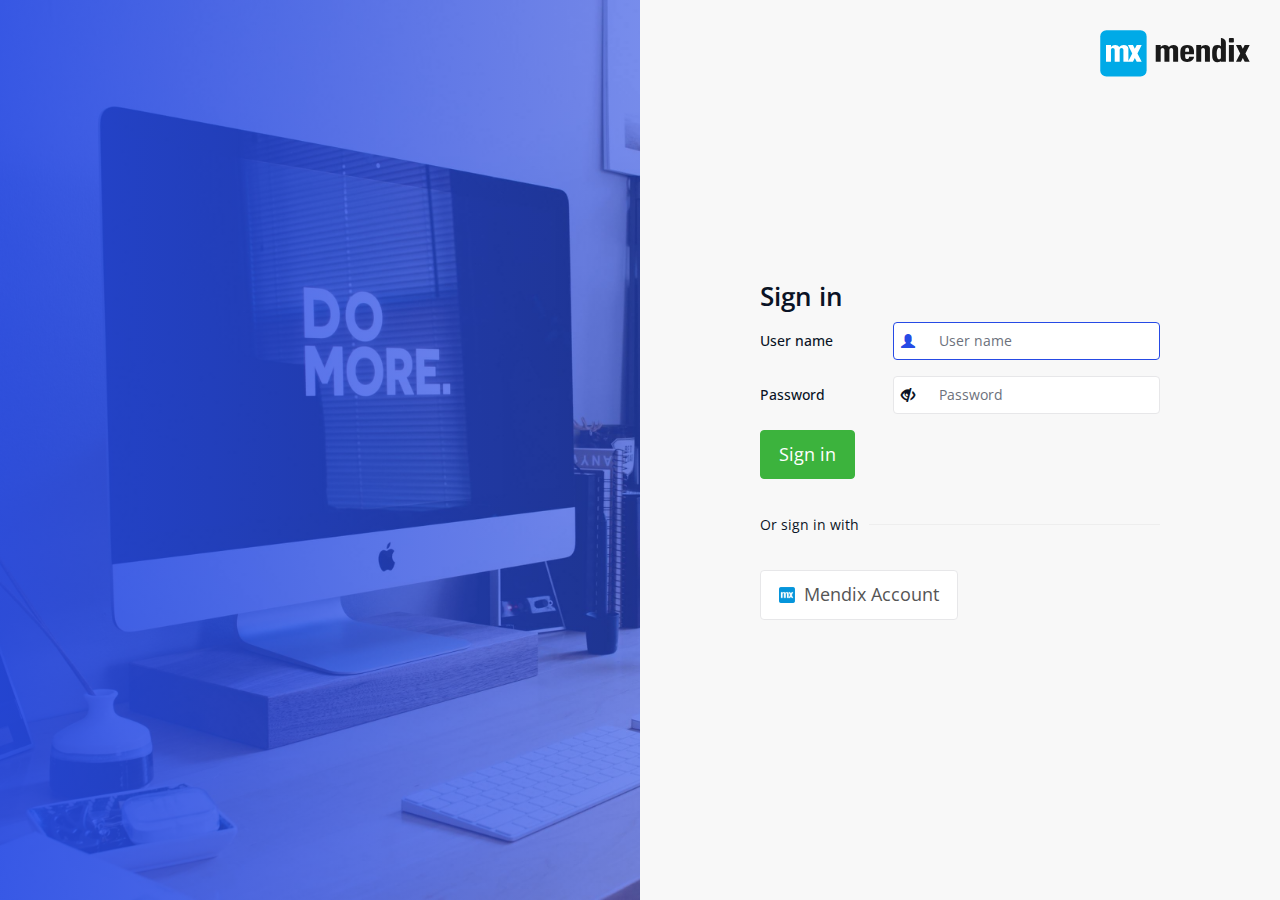
<file: deployment/web/login-with-mendixsso-button.html>
<!DOCTYPE html>
<html>
    <head>
        <script type="text/javascript">
            // Redirect to unsupported browser page if opened from browser that doesn't support async/arrow functions
            try {
                eval("async () => {}");
            } catch (error) {
                var homeUrl = window.location.origin + window.location.pathname;
                var appUrl = homeUrl.slice(0, homeUrl.lastIndexOf("/") + 1);
                window.location.replace(appUrl + "unsupported-browser.html");
            }
        </script>
        <meta charset="utf-8" />
        <title>Login</title>
        <meta name="viewport" content="width=device-width, initial-scale=1" />
        <meta name="apple-mobile-web-app-capable" content="yes" />

        <link rel="stylesheet" href="theme.compiled.css?637794830706614603"> <link rel="apple-touch-icon" sizes="180x180" href="apple-touch-icon.png?637794830706614603">
 <link rel="icon" sizes="32x32" href="icon-32.png?637794830706614603">
 <link rel="icon" sizes="16x16" href="icon-16.png?637794830706614603"> <link rel="manifest" href="manifest.webmanifest?637794830706614603" crossorigin="use-credentials"> <link rel="apple-touch-startup-image" href="img/startup-image-2048x2732.png?637794830706614603" media="screen and (device-width: 1024px) and (device-height: 1366px) and (-webkit-device-pixel-ratio: 2) and (orientation: portrait)">
 <link rel="apple-touch-startup-image" href="img/startup-image-2732x2048.png?637794830706614603" media="screen and (device-width: 1366px) and (device-height: 1024px) and (-webkit-device-pixel-ratio: 2) and (orientation: landscape)">
 <link rel="apple-touch-startup-image" href="img/startup-image-1668x2388.png?637794830706614603" media="screen and (device-width: 834px) and (device-height: 1194px) and (-webkit-device-pixel-ratio: 2) and (orientation: portrait)">
 <link rel="apple-touch-startup-image" href="img/startup-image-2388x1668.png?637794830706614603" media="screen and (device-width: 1194px) and (device-height: 834px) and (-webkit-device-pixel-ratio: 2) and (orientation: landscape)">
 <link rel="apple-touch-startup-image" href="img/startup-image-1668x2224.png?637794830706614603" media="screen and (device-width: 834px) and (device-height: 1112px) and (-webkit-device-pixel-ratio: 2) and (orientation: portrait)">
 <link rel="apple-touch-startup-image" href="img/startup-image-2224x1668.png?637794830706614603" media="screen and (device-width: 1112px) and (device-height: 834px) and (-webkit-device-pixel-ratio: 2) and (orientation: landscape)">
 <link rel="apple-touch-startup-image" href="img/startup-image-1620x2160.png?637794830706614603" media="screen and (device-width: 810px) and (device-height: 1080px) and (-webkit-device-pixel-ratio: 2) and (orientation: portrait)">
 <link rel="apple-touch-startup-image" href="img/startup-image-2160x1620.png?637794830706614603" media="screen and (device-width: 1080px) and (device-height: 810px) and (-webkit-device-pixel-ratio: 2) and (orientation: landscape)">
 <link rel="apple-touch-startup-image" href="img/startup-image-1536x2048.png?637794830706614603" media="screen and (device-width: 768px) and (device-height: 1024px) and (-webkit-device-pixel-ratio: 2) and (orientation: portrait)">
 <link rel="apple-touch-startup-image" href="img/startup-image-2048x1536.png?637794830706614603" media="screen and (device-width: 1024px) and (device-height: 768px) and (-webkit-device-pixel-ratio: 2) and (orientation: landscape)">
 <link rel="apple-touch-startup-image" href="img/startup-image-1284x2778.png?637794830706614603" media="screen and (device-width: 428px) and (device-height: 926px) and (-webkit-device-pixel-ratio: 3) and (orientation: portrait)">
 <link rel="apple-touch-startup-image" href="img/startup-image-2778x1284.png?637794830706614603" media="screen and (device-width: 926px) and (device-height: 428px) and (-webkit-device-pixel-ratio: 3) and (orientation: landscape)">
 <link rel="apple-touch-startup-image" href="img/startup-image-1170x2532.png?637794830706614603" media="screen and (device-width: 390px) and (device-height: 844px) and (-webkit-device-pixel-ratio: 3) and (orientation: portrait)">
 <link rel="apple-touch-startup-image" href="img/startup-image-2532x1170.png?637794830706614603" media="screen and (device-width: 844px) and (device-height: 390px) and (-webkit-device-pixel-ratio: 3) and (orientation: landscape)">
 <link rel="apple-touch-startup-image" href="img/startup-image-1080x2340.png?637794830706614603" media="screen and (device-width: 360px) and (device-height: 780px) and (-webkit-device-pixel-ratio: 3) and (orientation: portrait)">
 <link rel="apple-touch-startup-image" href="img/startup-image-2340x1080.png?637794830706614603" media="screen and (device-width: 780px) and (device-height: 360px) and (-webkit-device-pixel-ratio: 3) and (orientation: landscape)">
 <link rel="apple-touch-startup-image" href="img/startup-image-1242x2688.png?637794830706614603" media="screen and (device-width: 414px) and (device-height: 896px) and (-webkit-device-pixel-ratio: 3) and (orientation: portrait)">
 <link rel="apple-touch-startup-image" href="img/startup-image-2688x1242.png?637794830706614603" media="screen and (device-width: 896px) and (device-height: 414px) and (-webkit-device-pixel-ratio: 3) and (orientation: landscape)">
 <link rel="apple-touch-startup-image" href="img/startup-image-828x1792.png?637794830706614603" media="screen and (device-width: 414px) and (device-height: 896px) and (-webkit-device-pixel-ratio: 2) and (orientation: portrait)">
 <link rel="apple-touch-startup-image" href="img/startup-image-1792x828.png?637794830706614603" media="screen and (device-width: 896px) and (device-height: 414px) and (-webkit-device-pixel-ratio: 2) and (orientation: landscape)">
 <link rel="apple-touch-startup-image" href="img/startup-image-1125x2436.png?637794830706614603" media="screen and (device-width: 375px) and (device-height: 812px) and (-webkit-device-pixel-ratio: 3) and (orientation: portrait)">
 <link rel="apple-touch-startup-image" href="img/startup-image-2436x1125.png?637794830706614603" media="screen and (device-width: 812px) and (device-height: 375px) and (-webkit-device-pixel-ratio: 3) and (orientation: landscape)">
 <link rel="apple-touch-startup-image" href="img/startup-image-750x1334.png?637794830706614603" media="screen and (device-width: 375px) and (device-height: 667px) and (-webkit-device-pixel-ratio: 2) and (orientation: portrait)">
 <link rel="apple-touch-startup-image" href="img/startup-image-1334x750.png?637794830706614603" media="screen and (device-width: 667px) and (device-height: 375px) and (-webkit-device-pixel-ratio: 2) and (orientation: landscape)">
 <link rel="apple-touch-startup-image" href="img/startup-image-1242x2208.png?637794830706614603" media="screen and (device-width: 414px) and (device-height: 736px) and (-webkit-device-pixel-ratio: 3) and (orientation: portrait)">
 <link rel="apple-touch-startup-image" href="img/startup-image-2208x1242.png?637794830706614603" media="screen and (device-width: 736px) and (device-height: 414px) and (-webkit-device-pixel-ratio: 3) and (orientation: landscape)">
 <link rel="apple-touch-startup-image" href="img/startup-image-640x1136.png?637794830706614603" media="screen and (device-width: 320px) and (device-height: 568px) and (-webkit-device-pixel-ratio: 2) and (orientation: portrait)">
 <link rel="apple-touch-startup-image" href="img/startup-image-1136x640.png?637794830706614603" media="screen and (device-width: 568px) and (device-height: 320px) and (-webkit-device-pixel-ratio: 2) and (orientation: landscape)">
    </head>

    <body>
        <div class="loginpage">
            <div class="loginpage-left">
                <div class="loginpage-image"></div>
            </div>
            <div class="loginpage-right">
                <div class="loginpage-formwrapper">
                    <h2 id="loginHeader">Sign in</h2>
                    <form id="loginForm" class="loginpage-form" autocomplete="off">
                        <div>
                            <div id="loginMessage" class="alert alert-danger"></div>
                            <div class="form-group">
                                <label class="control-label" id="usernameLabel" for="usernameInput">User name</label>
                                <div class="inputwrapper">
                                    <input
                                        id="usernameInput"
                                        class="form-control"
                                        type="text"
                                        placeholder="User name"
                                        autocorrect="off"
                                        autocapitalize="none"
                                        autocomplete="off"
                                    />
                                    <span class="glyphicon glyphicon-user"></span>
                                </div>
                            </div>
                            <div class="form-group">
                                <label class="control-label" id="passwordLabel" for="passwordInput">Password</label>
                                <div class="inputwrapper">
                                    <input
                                        id="passwordInput"
                                        class="form-control"
                                        type="password"
                                        placeholder="Password"
                                        autocorrect="off"
                                        autocapitalize="none"
                                        autocomplete="off"
                                    />
                                    <span class="glyphicon glyphicon-eye-close" onClick="togglePassword()"></span>
                                </div>
                            </div>
                            <button id="loginButton" type="submit" class="btn btn-success btn-lg">Sign in</button>
                        </div>

                        <div class="loginpage-alternativelabel">
                            <div>Or sign in with</div>
                            <hr />
                        </div>

                        <a id="ssoButton" href="/openid/login" class="btn btn-default btn-lg">
                            <img src="logo.png" />
                            <span class="loginpage-signin">Mendix Account</span>
                        </a>
                    </form>
                </div>
            </div>
            <div class="loginpage-logo">
                <svg xmlns="http://www.w3.org/2000/svg" viewbox="0 0 599 187">
                    <g>
                        <rect
                            x="0.98"
                            y="0.86"
                            width="185.28"
                            height="185.28"
                            rx="24.72"
                            ry="24.72"
                            style="fill: #00aae7"
                        />
                        <polygon
                            points="598.02 60 578.15 60 570.62 75.08 563.08 60 543.21 60 560.22 93.51 543.21 127.03 563.08 127.03 570.62 111.95 578.15 127.03 598.02 127.03 581.02 93.51 598.02 60"
                            style="fill: #1a1a1a"
                        />
                        <path
                            d="M355.57,109.52a6.84,6.84,0,0,1-5.06,6l-.28.07a8.09,8.09,0,0,1-2.11.31c-4,0-6.9-1.89-7.45-6.35s-.6-12.91-.6-12.91h35.42c0-5.24.38-10-.11-14.47a29.32,29.32,0,0,0-3.54-11.53,19.51,19.51,0,0,0-8.41-7.69q-5.61-2.82-15.09-2.82t-14.82,2.63a19.21,19.21,0,0,0-8.28,7.11,25.91,25.91,0,0,0-3.61,10.44,95.45,95.45,0,0,0-.8,12.62,102.66,102.66,0,0,0,.87,13.9,26.88,26.88,0,0,0,3.74,10.88,19.19,19.19,0,0,0,8.35,7.12c3.65,1.7,8.49,2.56,14.55,2.56A36.38,36.38,0,0,0,360,125.69a23.49,23.49,0,0,0,8.28-4.61c4.54-3.93,7.21-8.86,7.21-14.34H355.62S355.67,107.6,355.57,109.52Zm-14.86-31c.38-4,3.35-7.22,7.45-7.22s7.12,2.57,7.45,7.22a56.24,56.24,0,0,1,.12,8H340.11C340.42,81.35,340.42,81.39,340.71,78.47Z"
                            style="fill: #1a1a1a"
                        />
                        <path
                            d="M310.19,68.24a14.19,14.19,0,0,0-3.88-4.42,17.6,17.6,0,0,0-5.63-2.75,23.43,23.43,0,0,0-6.77-1,25.5,25.5,0,0,0-10.57,2,22.29,22.29,0,0,0-7.89,6.21,16.85,16.85,0,0,0-6.48-6,19.81,19.81,0,0,0-9.44-2.18,25,25,0,0,0-9.73,1.73,16.29,16.29,0,0,0-7,6.09h-.28V60.1H222.61V127h19.87V82.45c0-.14,0-.26,0-.4V78.9h0a7.46,7.46,0,0,1,14.91,0h0v3.3h0c0,.08,0,.16,0,.25V127h19.87V78.9h0a7.46,7.46,0,0,1,14.91,0h0V127h19.87V75.15A16.06,16.06,0,0,0,310.19,68.24Z"
                            style="fill: #1a1a1a"
                        />
                        <path
                            d="M166.59,60H146.72l-7.53,15.09L131.65,60H111.78l17,33.52-15.36,30.27V75.13a16,16,0,0,0-1.9-6.9,14.08,14.08,0,0,0-3.88-4.42A17.61,17.61,0,0,0,102,61.05a23.77,23.77,0,0,0-6.77-1,25.34,25.34,0,0,0-10.57,2,22.29,22.29,0,0,0-7.89,6.21,16.85,16.85,0,0,0-6.48-6,19.81,19.81,0,0,0-9.44-2.18,25,25,0,0,0-9.73,1.73,16.2,16.2,0,0,0-7,6.08h-.28V60.09H24V127H43.82V82.43c0-.13,0-.26,0-.39V78.88h0a7.46,7.46,0,0,1,14.91,0h0v3.3h0a2.18,2.18,0,0,1,0,.25V127H78.62V78.88h0a7.46,7.46,0,0,1,14.91,0h0V127h38.09l7.54-15.09L146.72,127h19.87l-17-33.52Z"
                            style="fill: #fff"
                        />
                        <path
                            d="M437.7,68.24a14.29,14.29,0,0,0-3.87-4.42,17.71,17.71,0,0,0-5.65-2.75,25.79,25.79,0,0,0-16.48.83,15.94,15.94,0,0,0-7.05,6h-.27V60.1H384.5V127h19.88V81.5c0-.22,0-.41,0-.62v-2h0a7.46,7.46,0,0,1,14.91,0h0V127h19.87V74.19A11.89,11.89,0,0,0,437.7,68.24Z"
                            style="fill: #1a1a1a"
                        />
                        <path
                            d="M502.85,50.16c0-9.32-7.79-17-17.78-17.93-.66-.06-1.34-.09-2-.09v33a16.63,16.63,0,0,0-5.46-3.92,24.08,24.08,0,0,0-9.51-1.71q-7.69,0-11.84,3.42a19.44,19.44,0,0,0-5.95,8.59,37.59,37.59,0,0,0-2,11.15c-.11,3.16-.18,6.1-.2,8.84h0c0,.7,0,1.39,0,2.06,0,3.43.08,7.19.22,11.28a39.41,39.41,0,0,0,2,11.42,19.83,19.83,0,0,0,6,8.84q4.21,3.57,12.19,3.57a24.38,24.38,0,0,0,10.17-1.92,14.22,14.22,0,0,0,4.3-3.08V127h19.87V50.51h0C502.83,50.39,502.85,50.28,502.85,50.16ZM483,81.92v26.51l0,2.09a7.14,7.14,0,0,1-5,6.22,6,6,0,0,1-2.21.41h-.19s-9.45,1.79-9.45-23.1c0-11.93,2.17-17.73,4.43-20.54a8.43,8.43,0,0,1,.73-.92,3.27,3.27,0,0,1,1.21-.84,4.71,4.71,0,0,1,3.08-.81,7.28,7.28,0,0,1,3.55,1l.18.1A7.57,7.57,0,0,1,483,78.47v3.45Z"
                            style="fill: #1a1a1a"
                        />
                        <g>
                            <path d="M534.83,80.84V127H515V60h19.87V80.84Z" style="fill: #1a1a1a" />
                            <rect
                                x="514.96"
                                y="32.14"
                                width="19.87"
                                height="18.06"
                                rx="3.14"
                                ry="3.14"
                                style="fill: #1a1a1a"
                            />
                        </g>
                    </g>
                </svg>
            </div>
        </div>

        <script src="js/login_i18n.js?637794830706614603"></script>
        <script src="js/login.js?637794830706614603"></script>
        <script>
            function togglePassword() {
                const icon = document.querySelector("[class*=glyphicon-eye]");
                if (icon.classList.contains("glyphicon-eye-close"))
                    icon.classList.replace("glyphicon-eye-close", "glyphicon-eye-open");
                else icon.classList.replace("glyphicon-eye-open", "glyphicon-eye-close");

                const input = document.querySelector("#passwordInput");
                if (input.type === "password") input.type = "text";
                else input.type = "password";
            }
        </script>
    </body>
</html>
</file>
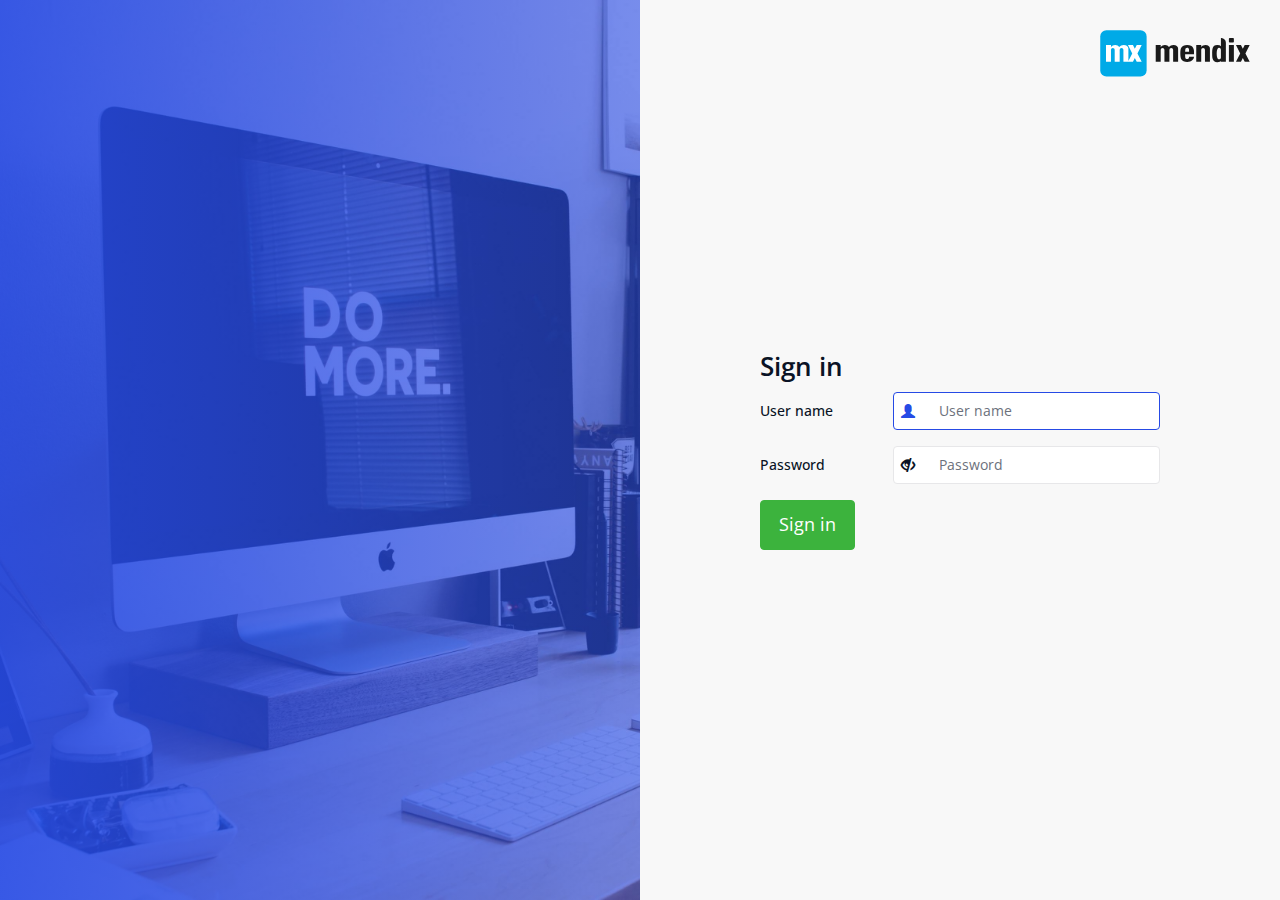
<file: deployment/web/login.html>
<!DOCTYPE html>
<html>
    <head>
        <script type="text/javascript">
            // Redirect to unsupported browser page if opened from browser that doesn't support async/arrow functions
            try {
                eval("async () => {}");
            } catch (error) {
                var homeUrl = window.location.origin + window.location.pathname;
                var appUrl = homeUrl.slice(0, homeUrl.lastIndexOf("/") + 1);
                window.location.replace(appUrl + "unsupported-browser.html");
            }
        </script>
        <meta charset="utf-8" />
        <title>Login</title>
        <meta name="viewport" content="width=device-width, initial-scale=1" />
        <meta name="apple-mobile-web-app-capable" content="yes" />

        <link rel="stylesheet" href="theme.compiled.css?637794830706614603"> <link rel="apple-touch-icon" sizes="180x180" href="apple-touch-icon.png?637794830706614603">
 <link rel="icon" sizes="32x32" href="icon-32.png?637794830706614603">
 <link rel="icon" sizes="16x16" href="icon-16.png?637794830706614603"> <link rel="manifest" href="manifest.webmanifest?637794830706614603" crossorigin="use-credentials"> <link rel="apple-touch-startup-image" href="img/startup-image-2048x2732.png?637794830706614603" media="screen and (device-width: 1024px) and (device-height: 1366px) and (-webkit-device-pixel-ratio: 2) and (orientation: portrait)">
 <link rel="apple-touch-startup-image" href="img/startup-image-2732x2048.png?637794830706614603" media="screen and (device-width: 1366px) and (device-height: 1024px) and (-webkit-device-pixel-ratio: 2) and (orientation: landscape)">
 <link rel="apple-touch-startup-image" href="img/startup-image-1668x2388.png?637794830706614603" media="screen and (device-width: 834px) and (device-height: 1194px) and (-webkit-device-pixel-ratio: 2) and (orientation: portrait)">
 <link rel="apple-touch-startup-image" href="img/startup-image-2388x1668.png?637794830706614603" media="screen and (device-width: 1194px) and (device-height: 834px) and (-webkit-device-pixel-ratio: 2) and (orientation: landscape)">
 <link rel="apple-touch-startup-image" href="img/startup-image-1668x2224.png?637794830706614603" media="screen and (device-width: 834px) and (device-height: 1112px) and (-webkit-device-pixel-ratio: 2) and (orientation: portrait)">
 <link rel="apple-touch-startup-image" href="img/startup-image-2224x1668.png?637794830706614603" media="screen and (device-width: 1112px) and (device-height: 834px) and (-webkit-device-pixel-ratio: 2) and (orientation: landscape)">
 <link rel="apple-touch-startup-image" href="img/startup-image-1620x2160.png?637794830706614603" media="screen and (device-width: 810px) and (device-height: 1080px) and (-webkit-device-pixel-ratio: 2) and (orientation: portrait)">
 <link rel="apple-touch-startup-image" href="img/startup-image-2160x1620.png?637794830706614603" media="screen and (device-width: 1080px) and (device-height: 810px) and (-webkit-device-pixel-ratio: 2) and (orientation: landscape)">
 <link rel="apple-touch-startup-image" href="img/startup-image-1536x2048.png?637794830706614603" media="screen and (device-width: 768px) and (device-height: 1024px) and (-webkit-device-pixel-ratio: 2) and (orientation: portrait)">
 <link rel="apple-touch-startup-image" href="img/startup-image-2048x1536.png?637794830706614603" media="screen and (device-width: 1024px) and (device-height: 768px) and (-webkit-device-pixel-ratio: 2) and (orientation: landscape)">
 <link rel="apple-touch-startup-image" href="img/startup-image-1284x2778.png?637794830706614603" media="screen and (device-width: 428px) and (device-height: 926px) and (-webkit-device-pixel-ratio: 3) and (orientation: portrait)">
 <link rel="apple-touch-startup-image" href="img/startup-image-2778x1284.png?637794830706614603" media="screen and (device-width: 926px) and (device-height: 428px) and (-webkit-device-pixel-ratio: 3) and (orientation: landscape)">
 <link rel="apple-touch-startup-image" href="img/startup-image-1170x2532.png?637794830706614603" media="screen and (device-width: 390px) and (device-height: 844px) and (-webkit-device-pixel-ratio: 3) and (orientation: portrait)">
 <link rel="apple-touch-startup-image" href="img/startup-image-2532x1170.png?637794830706614603" media="screen and (device-width: 844px) and (device-height: 390px) and (-webkit-device-pixel-ratio: 3) and (orientation: landscape)">
 <link rel="apple-touch-startup-image" href="img/startup-image-1080x2340.png?637794830706614603" media="screen and (device-width: 360px) and (device-height: 780px) and (-webkit-device-pixel-ratio: 3) and (orientation: portrait)">
 <link rel="apple-touch-startup-image" href="img/startup-image-2340x1080.png?637794830706614603" media="screen and (device-width: 780px) and (device-height: 360px) and (-webkit-device-pixel-ratio: 3) and (orientation: landscape)">
 <link rel="apple-touch-startup-image" href="img/startup-image-1242x2688.png?637794830706614603" media="screen and (device-width: 414px) and (device-height: 896px) and (-webkit-device-pixel-ratio: 3) and (orientation: portrait)">
 <link rel="apple-touch-startup-image" href="img/startup-image-2688x1242.png?637794830706614603" media="screen and (device-width: 896px) and (device-height: 414px) and (-webkit-device-pixel-ratio: 3) and (orientation: landscape)">
 <link rel="apple-touch-startup-image" href="img/startup-image-828x1792.png?637794830706614603" media="screen and (device-width: 414px) and (device-height: 896px) and (-webkit-device-pixel-ratio: 2) and (orientation: portrait)">
 <link rel="apple-touch-startup-image" href="img/startup-image-1792x828.png?637794830706614603" media="screen and (device-width: 896px) and (device-height: 414px) and (-webkit-device-pixel-ratio: 2) and (orientation: landscape)">
 <link rel="apple-touch-startup-image" href="img/startup-image-1125x2436.png?637794830706614603" media="screen and (device-width: 375px) and (device-height: 812px) and (-webkit-device-pixel-ratio: 3) and (orientation: portrait)">
 <link rel="apple-touch-startup-image" href="img/startup-image-2436x1125.png?637794830706614603" media="screen and (device-width: 812px) and (device-height: 375px) and (-webkit-device-pixel-ratio: 3) and (orientation: landscape)">
 <link rel="apple-touch-startup-image" href="img/startup-image-750x1334.png?637794830706614603" media="screen and (device-width: 375px) and (device-height: 667px) and (-webkit-device-pixel-ratio: 2) and (orientation: portrait)">
 <link rel="apple-touch-startup-image" href="img/startup-image-1334x750.png?637794830706614603" media="screen and (device-width: 667px) and (device-height: 375px) and (-webkit-device-pixel-ratio: 2) and (orientation: landscape)">
 <link rel="apple-touch-startup-image" href="img/startup-image-1242x2208.png?637794830706614603" media="screen and (device-width: 414px) and (device-height: 736px) and (-webkit-device-pixel-ratio: 3) and (orientation: portrait)">
 <link rel="apple-touch-startup-image" href="img/startup-image-2208x1242.png?637794830706614603" media="screen and (device-width: 736px) and (device-height: 414px) and (-webkit-device-pixel-ratio: 3) and (orientation: landscape)">
 <link rel="apple-touch-startup-image" href="img/startup-image-640x1136.png?637794830706614603" media="screen and (device-width: 320px) and (device-height: 568px) and (-webkit-device-pixel-ratio: 2) and (orientation: portrait)">
 <link rel="apple-touch-startup-image" href="img/startup-image-1136x640.png?637794830706614603" media="screen and (device-width: 568px) and (device-height: 320px) and (-webkit-device-pixel-ratio: 2) and (orientation: landscape)">
    </head>

    <body>
        <div class="loginpage">
            <div class="loginpage-left">
                <div class="loginpage-image"></div>
            </div>
            <div class="loginpage-right">
                <div class="loginpage-formwrapper">
                    <h2 id="loginHeader">Sign in</h2>
                    <form id="loginForm" class="loginpage-form" autocomplete="off">
                        <div>
                            <div id="loginMessage" class="alert alert-danger"></div>
                            <div class="form-group">
                                <label class="control-label" id="usernameLabel" for="usernameInput">User name</label>
                                <div class="inputwrapper">
                                    <input
                                        id="usernameInput"
                                        class="form-control"
                                        type="text"
                                        placeholder="User name"
                                        autocorrect="off"
                                        autocapitalize="none"
                                        autocomplete="off"
                                    />
                                    <span class="glyphicon glyphicon-user"></span>
                                </div>
                            </div>
                            <div class="form-group">
                                <label class="control-label" id="passwordLabel" for="passwordInput">Password</label>
                                <div class="inputwrapper">
                                    <input
                                        id="passwordInput"
                                        class="form-control"
                                        type="password"
                                        placeholder="Password"
                                        autocorrect="off"
                                        autocapitalize="none"
                                        autocomplete="off"
                                    />
                                    <span class="glyphicon glyphicon-eye-close" onClick="togglePassword()"></span>
                                </div>
                            </div>
                            <button id="loginButton" type="submit" class="btn btn-success btn-lg">Sign in</button>
                        </div>
                    </form>
                </div>
            </div>
            <div class="loginpage-logo">
                <svg xmlns="http://www.w3.org/2000/svg" viewbox="0 0 599 187">
                    <g>
                        <rect
                            x="0.98"
                            y="0.86"
                            width="185.28"
                            height="185.28"
                            rx="24.72"
                            ry="24.72"
                            style="fill: #00aae7"
                        />
                        <polygon
                            points="598.02 60 578.15 60 570.62 75.08 563.08 60 543.21 60 560.22 93.51 543.21 127.03 563.08 127.03 570.62 111.95 578.15 127.03 598.02 127.03 581.02 93.51 598.02 60"
                            style="fill: #1a1a1a"
                        />
                        <path
                            d="M355.57,109.52a6.84,6.84,0,0,1-5.06,6l-.28.07a8.09,8.09,0,0,1-2.11.31c-4,0-6.9-1.89-7.45-6.35s-.6-12.91-.6-12.91h35.42c0-5.24.38-10-.11-14.47a29.32,29.32,0,0,0-3.54-11.53,19.51,19.51,0,0,0-8.41-7.69q-5.61-2.82-15.09-2.82t-14.82,2.63a19.21,19.21,0,0,0-8.28,7.11,25.91,25.91,0,0,0-3.61,10.44,95.45,95.45,0,0,0-.8,12.62,102.66,102.66,0,0,0,.87,13.9,26.88,26.88,0,0,0,3.74,10.88,19.19,19.19,0,0,0,8.35,7.12c3.65,1.7,8.49,2.56,14.55,2.56A36.38,36.38,0,0,0,360,125.69a23.49,23.49,0,0,0,8.28-4.61c4.54-3.93,7.21-8.86,7.21-14.34H355.62S355.67,107.6,355.57,109.52Zm-14.86-31c.38-4,3.35-7.22,7.45-7.22s7.12,2.57,7.45,7.22a56.24,56.24,0,0,1,.12,8H340.11C340.42,81.35,340.42,81.39,340.71,78.47Z"
                            style="fill: #1a1a1a"
                        />
                        <path
                            d="M310.19,68.24a14.19,14.19,0,0,0-3.88-4.42,17.6,17.6,0,0,0-5.63-2.75,23.43,23.43,0,0,0-6.77-1,25.5,25.5,0,0,0-10.57,2,22.29,22.29,0,0,0-7.89,6.21,16.85,16.85,0,0,0-6.48-6,19.81,19.81,0,0,0-9.44-2.18,25,25,0,0,0-9.73,1.73,16.29,16.29,0,0,0-7,6.09h-.28V60.1H222.61V127h19.87V82.45c0-.14,0-.26,0-.4V78.9h0a7.46,7.46,0,0,1,14.91,0h0v3.3h0c0,.08,0,.16,0,.25V127h19.87V78.9h0a7.46,7.46,0,0,1,14.91,0h0V127h19.87V75.15A16.06,16.06,0,0,0,310.19,68.24Z"
                            style="fill: #1a1a1a"
                        />
                        <path
                            d="M166.59,60H146.72l-7.53,15.09L131.65,60H111.78l17,33.52-15.36,30.27V75.13a16,16,0,0,0-1.9-6.9,14.08,14.08,0,0,0-3.88-4.42A17.61,17.61,0,0,0,102,61.05a23.77,23.77,0,0,0-6.77-1,25.34,25.34,0,0,0-10.57,2,22.29,22.29,0,0,0-7.89,6.21,16.85,16.85,0,0,0-6.48-6,19.81,19.81,0,0,0-9.44-2.18,25,25,0,0,0-9.73,1.73,16.2,16.2,0,0,0-7,6.08h-.28V60.09H24V127H43.82V82.43c0-.13,0-.26,0-.39V78.88h0a7.46,7.46,0,0,1,14.91,0h0v3.3h0a2.18,2.18,0,0,1,0,.25V127H78.62V78.88h0a7.46,7.46,0,0,1,14.91,0h0V127h38.09l7.54-15.09L146.72,127h19.87l-17-33.52Z"
                            style="fill: #fff"
                        />
                        <path
                            d="M437.7,68.24a14.29,14.29,0,0,0-3.87-4.42,17.71,17.71,0,0,0-5.65-2.75,25.79,25.79,0,0,0-16.48.83,15.94,15.94,0,0,0-7.05,6h-.27V60.1H384.5V127h19.88V81.5c0-.22,0-.41,0-.62v-2h0a7.46,7.46,0,0,1,14.91,0h0V127h19.87V74.19A11.89,11.89,0,0,0,437.7,68.24Z"
                            style="fill: #1a1a1a"
                        />
                        <path
                            d="M502.85,50.16c0-9.32-7.79-17-17.78-17.93-.66-.06-1.34-.09-2-.09v33a16.63,16.63,0,0,0-5.46-3.92,24.08,24.08,0,0,0-9.51-1.71q-7.69,0-11.84,3.42a19.44,19.44,0,0,0-5.95,8.59,37.59,37.59,0,0,0-2,11.15c-.11,3.16-.18,6.1-.2,8.84h0c0,.7,0,1.39,0,2.06,0,3.43.08,7.19.22,11.28a39.41,39.41,0,0,0,2,11.42,19.83,19.83,0,0,0,6,8.84q4.21,3.57,12.19,3.57a24.38,24.38,0,0,0,10.17-1.92,14.22,14.22,0,0,0,4.3-3.08V127h19.87V50.51h0C502.83,50.39,502.85,50.28,502.85,50.16ZM483,81.92v26.51l0,2.09a7.14,7.14,0,0,1-5,6.22,6,6,0,0,1-2.21.41h-.19s-9.45,1.79-9.45-23.1c0-11.93,2.17-17.73,4.43-20.54a8.43,8.43,0,0,1,.73-.92,3.27,3.27,0,0,1,1.21-.84,4.71,4.71,0,0,1,3.08-.81,7.28,7.28,0,0,1,3.55,1l.18.1A7.57,7.57,0,0,1,483,78.47v3.45Z"
                            style="fill: #1a1a1a"
                        />
                        <g>
                            <path d="M534.83,80.84V127H515V60h19.87V80.84Z" style="fill: #1a1a1a" />
                            <rect
                                x="514.96"
                                y="32.14"
                                width="19.87"
                                height="18.06"
                                rx="3.14"
                                ry="3.14"
                                style="fill: #1a1a1a"
                            />
                        </g>
                    </g>
                </svg>
            </div>
        </div>

        <script src="js/login_i18n.js?637794830706614603"></script>
        <script src="js/login.js?637794830706614603"></script>
        <script>
            function togglePassword() {
                const icon = document.querySelector("[class*=glyphicon-eye]");
                if (icon.classList.contains("glyphicon-eye-close"))
                    icon.classList.replace("glyphicon-eye-close", "glyphicon-eye-open");
                else icon.classList.replace("glyphicon-eye-open", "glyphicon-eye-close");

                const input = document.querySelector("#passwordInput");
                if (input.type === "password") input.type = "text";
                else input.type = "password";
            }
        </script>
    </body>
</html>
</file>
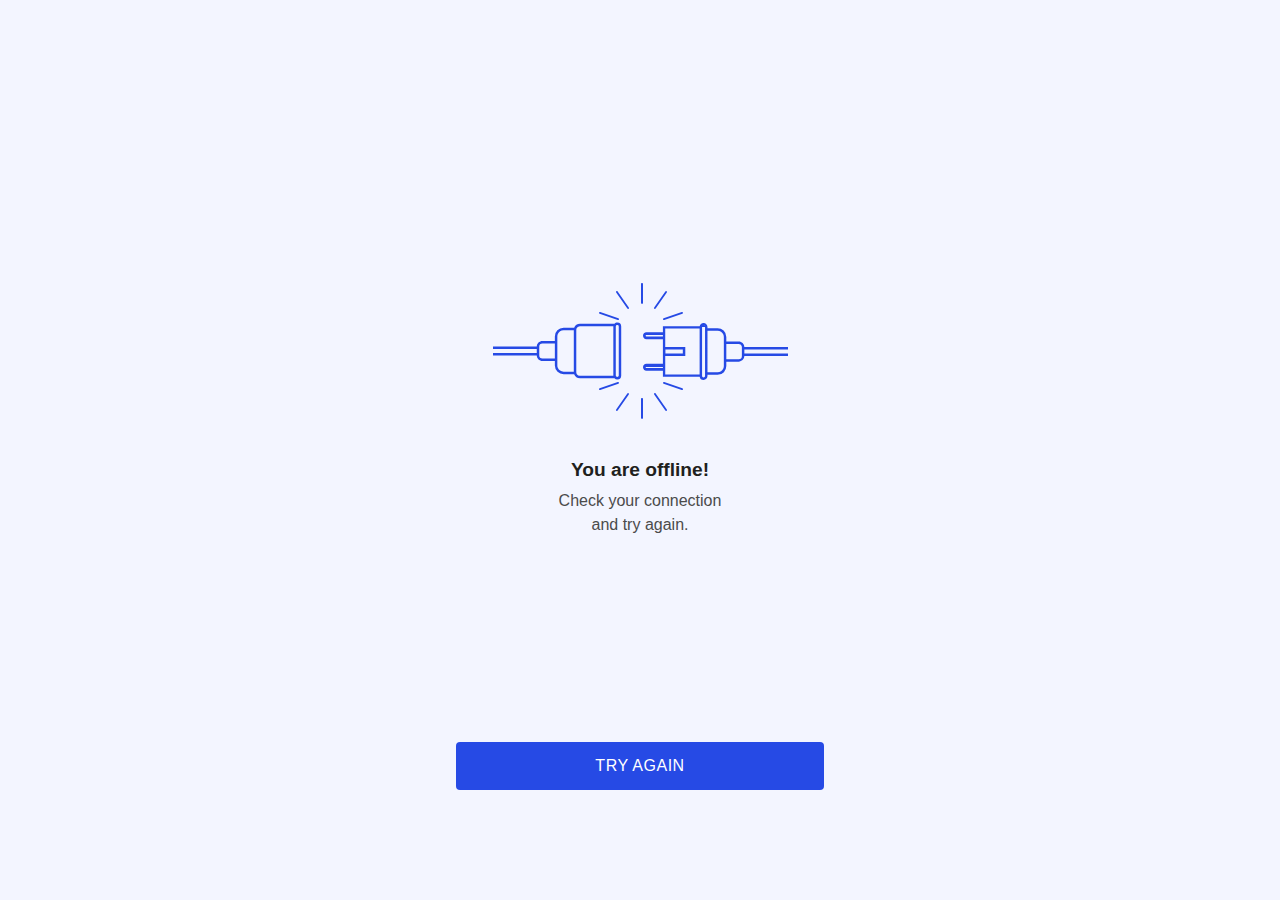
<file: deployment/web/offline.html>
<!DOCTYPE html>
<html>
    <head>
        <meta charset="utf-8">
        <title>You are offline!</title>
        <meta name="viewport" content="width=device-width, initial-scale=1">
        <script type="text/javascript">
            window.addEventListener("online", function() {
                document.location.reload();
            });
        </script>
        <style type="text/css">
            body {
                margin: 0;
                background-color: #f3f5ff;
                font-family: sans-serif;
                line-height: 1.5em;
                text-align: center;
            }
            .container {
                display: flex;
                flex-direction: column;
                justify-content: center;
                max-width: 400px;
                min-height: 100vh;
                margin: 0 auto;
            }
            .notice {
                flex: 1;
                display: flex;
                flex-direction: column;
                align-items: center;
                justify-content: center;
                max-width: 180px;
                max-height: 600px;
                padding: 16px;
                margin: 0 auto;
            }
            svg {
                margin-bottom: 32px;
            }
            h2 {
                margin: 0;
                font-size: 1.2em;
                line-height: 2em;
                color: #1f1f20;
            }
            p {
                margin: 0;
                color: #4b4b4b;
            }
            a {
                display: block;
                padding: 12px;
                margin: 16px;
                background-color: #264ae5;
                border-radius: 4px;
                color: white;
                text-decoration: none;
                text-transform: uppercase;
                letter-spacing: 0.5px;
            }
        </style>
    </head>
    <body>
        <div class="container">
            <div class="notice">
                <svg width="295" height="136" xmlns="http://www.w3.org/2000/svg">
                    <g fill="#264AE5" fill-rule="evenodd">
                        <path d="M125.765 92.493a1.436 1.436 0 01-.899 1.338c-.17.07-.354.108-.548.108h-.089c-.192 0-.377-.037-.546-.108a1.444 1.444 0 01-.9-1.338V43.508a1.447 1.447 0 011.447-1.446h.088a1.45 1.45 0 011.447 1.446v48.985zm-5.417-43.817h-.017v43.817c0 .112.004.22.017.329h-33.4a3.705 3.705 0 01-3.103-1.642 3.388 3.388 0 01-.562-1.863V46.684c0-.742.242-1.43.657-1.998a3.705 3.705 0 013.007-1.508h33.4v5.498zM80.798 88.7h-10.18a6.289 6.289 0 01-5.783-3.831 6.209 6.209 0 01-.494-2.435v-29c0-.867.177-1.692.497-2.444a6.287 6.287 0 015.78-3.824h10.18V88.7zM61.858 75.54h-12.4a3.209 3.209 0 01-3.204-3.2v-8.637a3.205 3.205 0 013.205-3.2l12.399.001V75.54zm62.46-35.927h-.088c-1.1 0-2.093.456-2.8 1.19H86.946c-2.656 0-4.926 1.62-5.782 3.883H70.618a8.744 8.744 0 00-6.277 2.651 8.711 8.711 0 00-2.484 6.096v4.591h-12.4c-3.077 0-5.592 2.452-5.684 5.503H0v2.407h43.769v4.103H0v2.48h43.773c.092 3.05 2.607 5.502 5.685 5.502h12.399v4.415a8.704 8.704 0 002.701 6.31 8.737 8.737 0 006.06 2.436h10.498c.816 2.333 3.124 4.018 5.831 4.018h34.481a3.883 3.883 0 002.801 1.189h.089a3.901 3.901 0 003.898-3.894V43.508a3.902 3.902 0 00-3.898-3.895z"/><path d="M121.012 43v6h-.024v-5.64c0-.121.007-.241.024-.36M248.874 72.928a3.204 3.204 0 01-3.196 3.214h-12.365V61.038h12.365c1.4 0 2.59.91 3.023 2.172.111.327.173.678.173 1.042v8.676zm-18.038 10.139c0 .894-.188 1.744-.522 2.515-.968 2.223-3.176 3.78-5.74 3.78h-10.09V47.64h10.09c2.583 0 4.805 1.58 5.76 3.83.322.758.502 1.59.502 2.464v29.134zm-18.798 10.025c0 .8-.645 1.45-1.443 1.45h-.09a1.445 1.445 0 01-1.441-1.45V43.91a1.447 1.447 0 011.442-1.451h.09a1.449 1.449 0 011.443 1.451v49.182zm-39.62-22.49h17.398V66.4H172.42v4.203zm34.201 20.819h-34.388V73.094h20.063v-9.186H172.23V45.581h34.388v45.84zm-36.716-37.897H153.4a.777.777 0 01-.777-.784c0-.431.35-.781.777-.781h16.503v1.565zm0 31.519H153.4a.777.777 0 01-.777-.783c0-.432.35-.782.777-.782h16.503v1.565zm81.449-18.477H295v-2.491h-43.653c-.091-3.065-2.6-5.528-5.669-5.528h-12.365v-4.614a8.784 8.784 0 00-2.714-6.358 8.677 8.677 0 00-6.025-2.427h-10.09V43.91c0-2.155-1.744-3.91-3.889-3.91h-.09c-1.915 0-3.511 1.401-3.825 3.239h-36.777v6.08H153.4c-1.876 0-3.4 1.536-3.4 3.421 0 1.888 1.524 3.423 3.4 3.423h16.503v24.676H153.4c-1.876 0-3.4 1.535-3.4 3.42 0 1.888 1.524 3.423 3.4 3.423h16.503v6.08h36.777A3.893 3.893 0 00210.506 97h.09c2.144 0 3.887-1.753 3.887-3.908v-1.238h10.091a8.682 8.682 0 006.322-2.727 8.78 8.78 0 002.417-6.06v-4.433h12.365c3.07 0 5.578-2.464 5.669-5.528H295v-2.491h-43.648v-4.049z"/><path d="M212 43.032V44h-4v-.968c0-.163.07-.316.196-.454.291-.32.888-.548 1.583-.578h.43c1.002.041 1.791.488 1.791 1.032M170 51v1h-17.989a.73.73 0 01-.011-.134c0-.478.364-.866.811-.866H170M170 83v1h-17.992a.616.616 0 01-.008-.11c0-.491.364-.89.811-.89H170M149 21c-.552 0-1-.409-1-.913V.913c0-.504.448-.913 1-.913s1 .409 1 .913v19.174c0 .504-.448.913-1 .913M161.918 26a.907.907 0 01-.53-.173.956.956 0 01-.22-1.311L172.33 8.397a.906.906 0 011.281-.224c.415.3.514.887.22 1.311l-11.16 16.119a.915.915 0 01-.753.397M170.917 37a.917.917 0 01-.865-.596.885.885 0 01.561-1.137l18.165-6.216a.923.923 0 011.17.545.885.885 0 01-.56 1.137l-18.166 6.216a.928.928 0 01-.305.051M135.081 26a.912.912 0 01-.751-.397L123.17 9.484a.954.954 0 01.218-1.311c.415-.3.989-.2 1.282.224l11.16 16.119a.954.954 0 01-.218 1.31.902.902 0 01-.53.174M125.083 37a.935.935 0 01-.305-.05l-18.165-6.217a.885.885 0 01-.56-1.137.924.924 0 011.169-.545l18.165 6.216a.885.885 0 01.56 1.137.916.916 0 01-.864.596M149 136c-.552 0-1-.41-1-.913v-19.174c0-.504.448-.913 1-.913s1 .409 1 .913v19.174c0 .504-.448.913-1 .913M173.08 128a.912.912 0 01-.75-.397l-11.161-16.119a.956.956 0 01.219-1.31c.415-.301.988-.2 1.283.223l11.16 16.119a.953.953 0 01-.22 1.311.898.898 0 01-.53.173M189.083 107a.939.939 0 01-.305-.051l-18.165-6.216a.885.885 0 01-.56-1.137.924.924 0 011.169-.545l18.166 6.216a.885.885 0 01.56 1.137.916.916 0 01-.865.596M123.919 128a.9.9 0 01-.53-.173.954.954 0 01-.22-1.311l11.16-16.119a.907.907 0 011.283-.224c.414.3.512.887.219 1.311l-11.16 16.12a.912.912 0 01-.752.396M106.917 107a.916.916 0 01-.865-.596.885.885 0 01.56-1.137l18.166-6.216a.924.924 0 011.17.545.885.885 0 01-.56 1.137l-18.166 6.216a.94.94 0 01-.305.051" />
                    </g>
                </svg>
                <h2>You are offline!</h2>
                <p>Check your connection and try again.</p>
            </div>
            <a href="">Try again</a>
        </div>
    </body>
</html>
</file>
